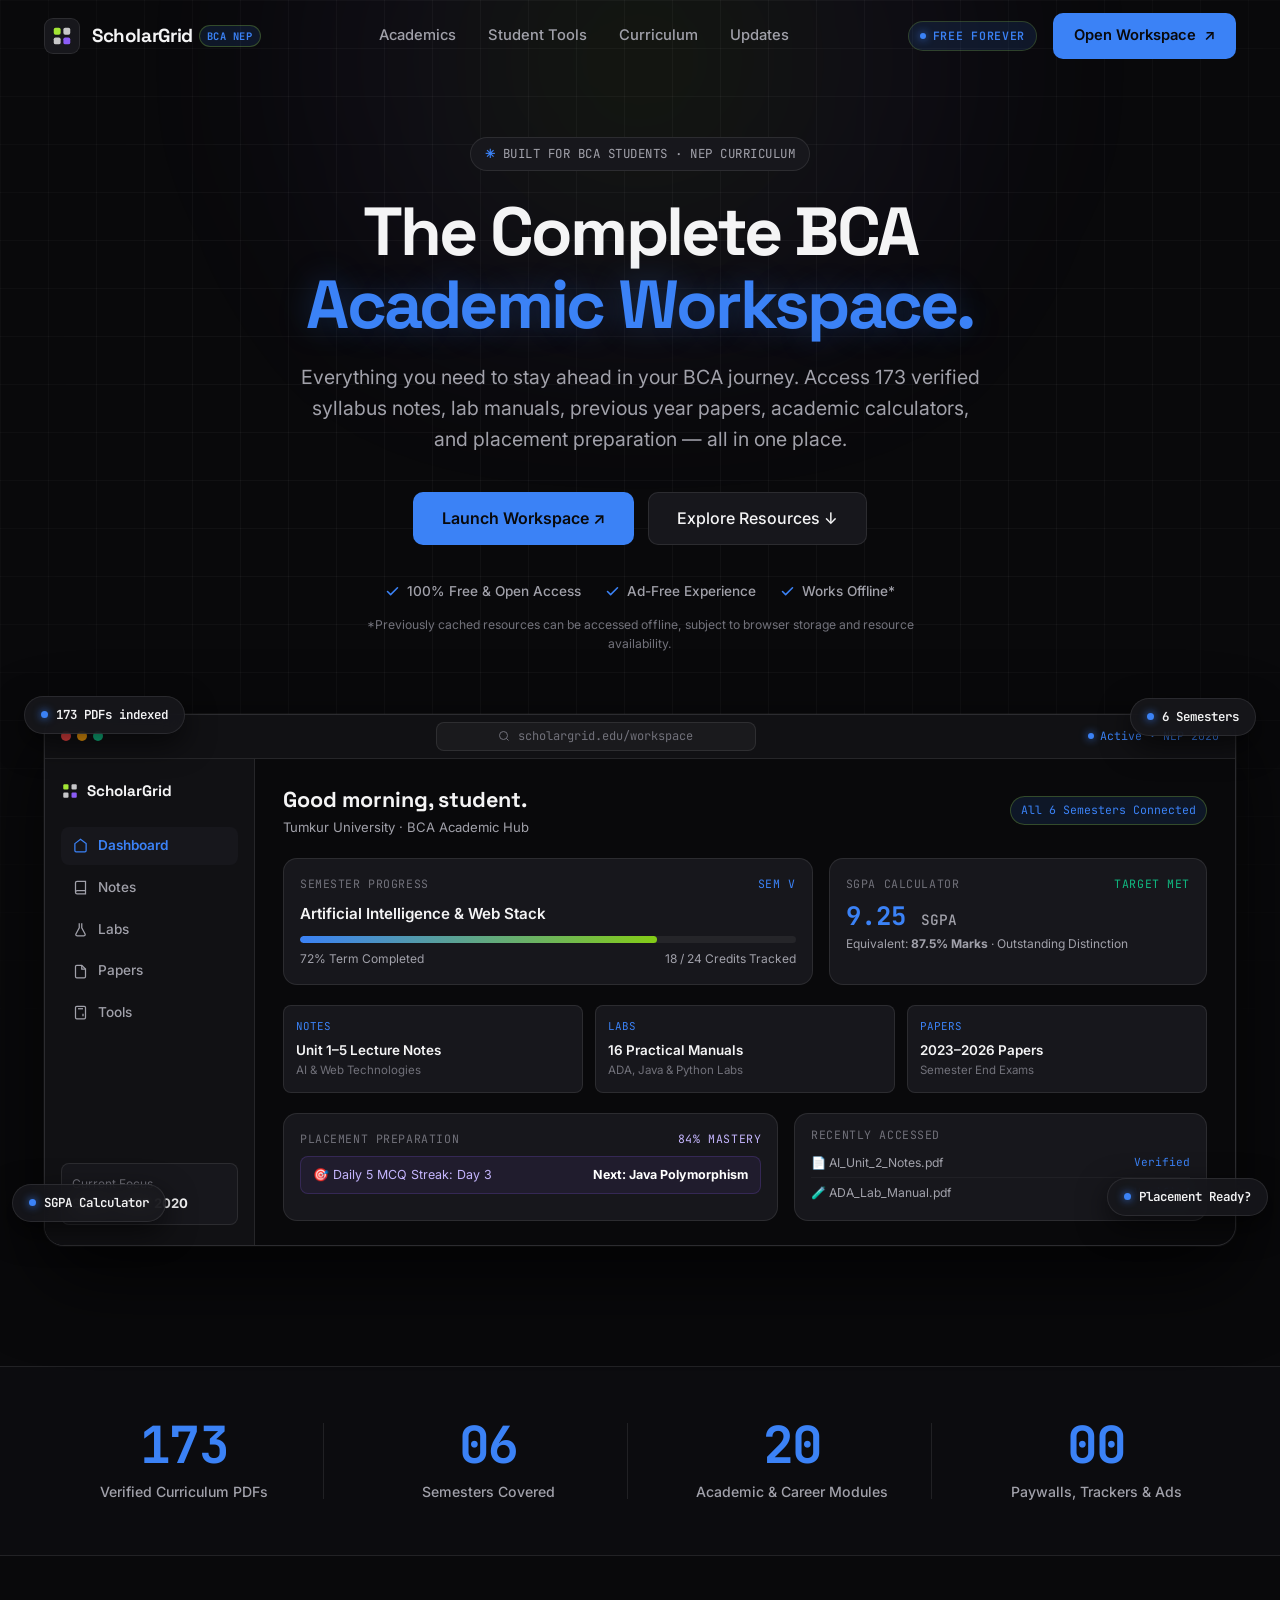
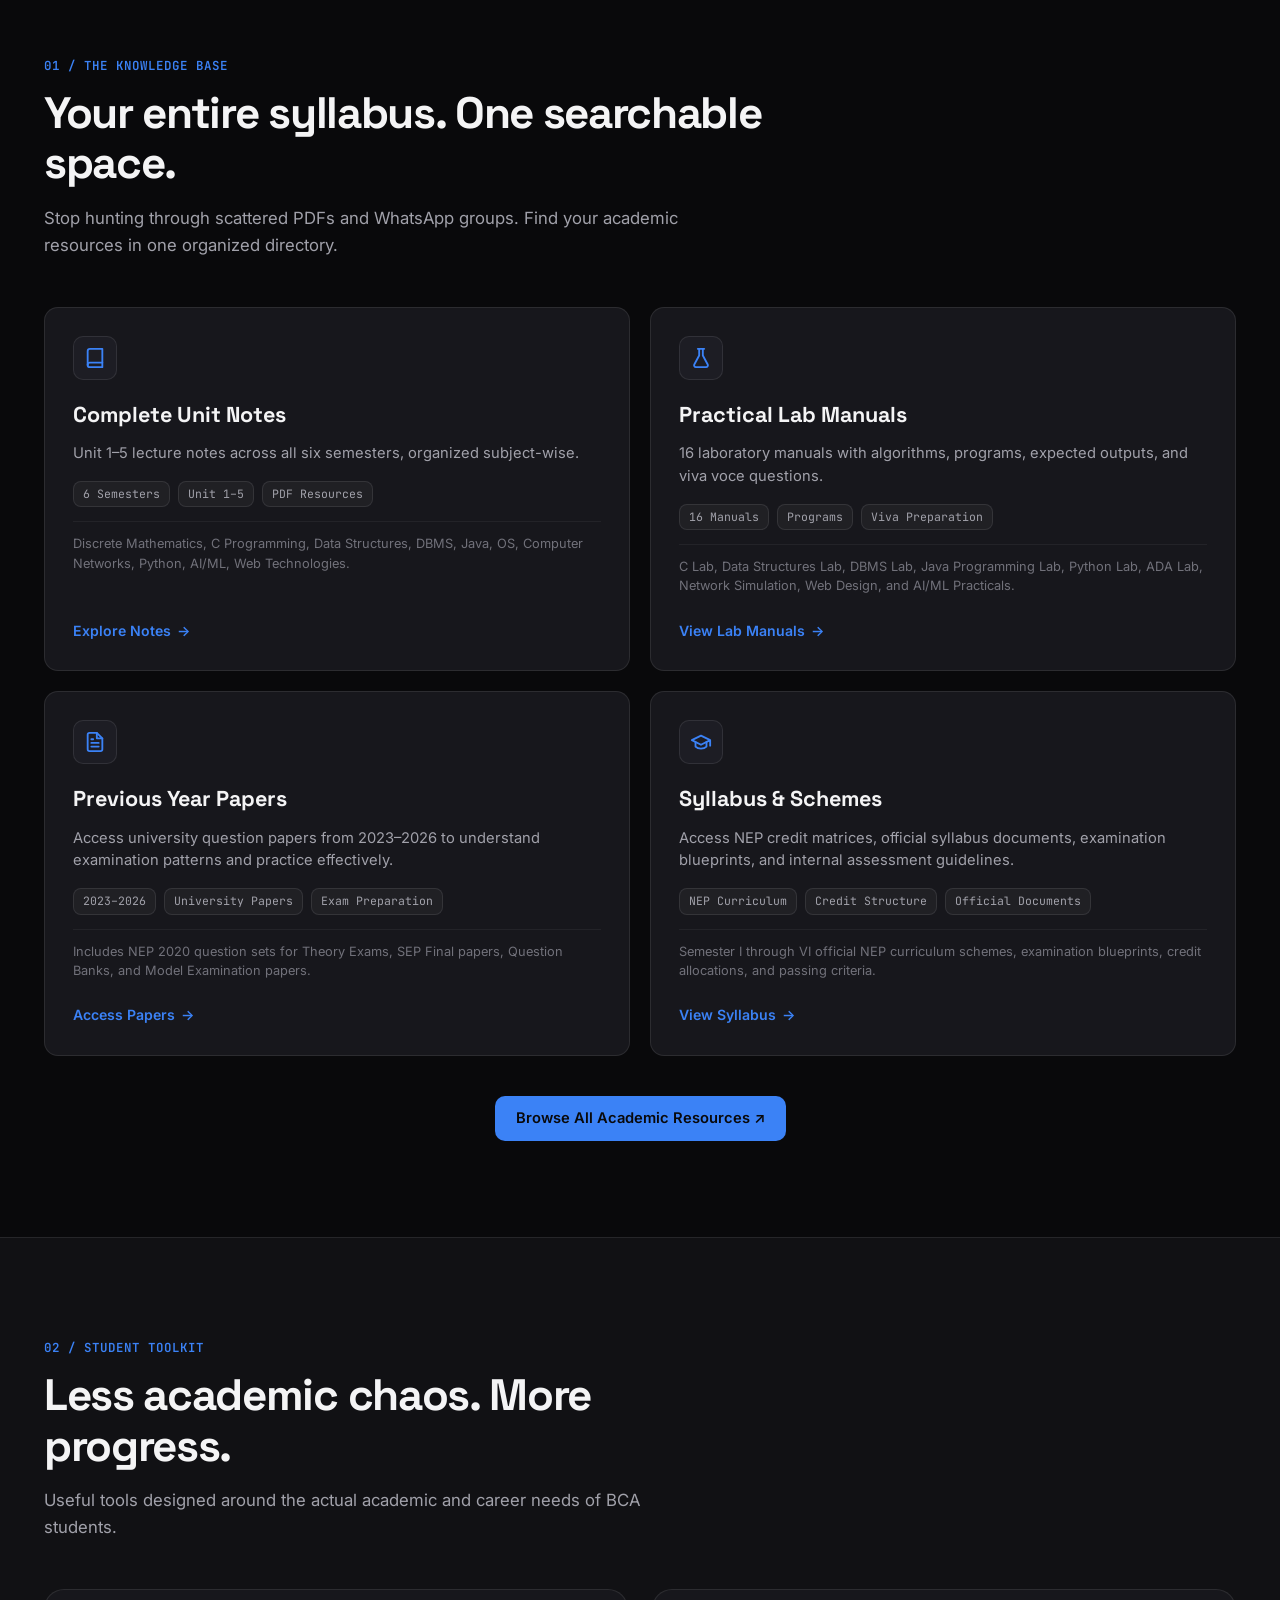
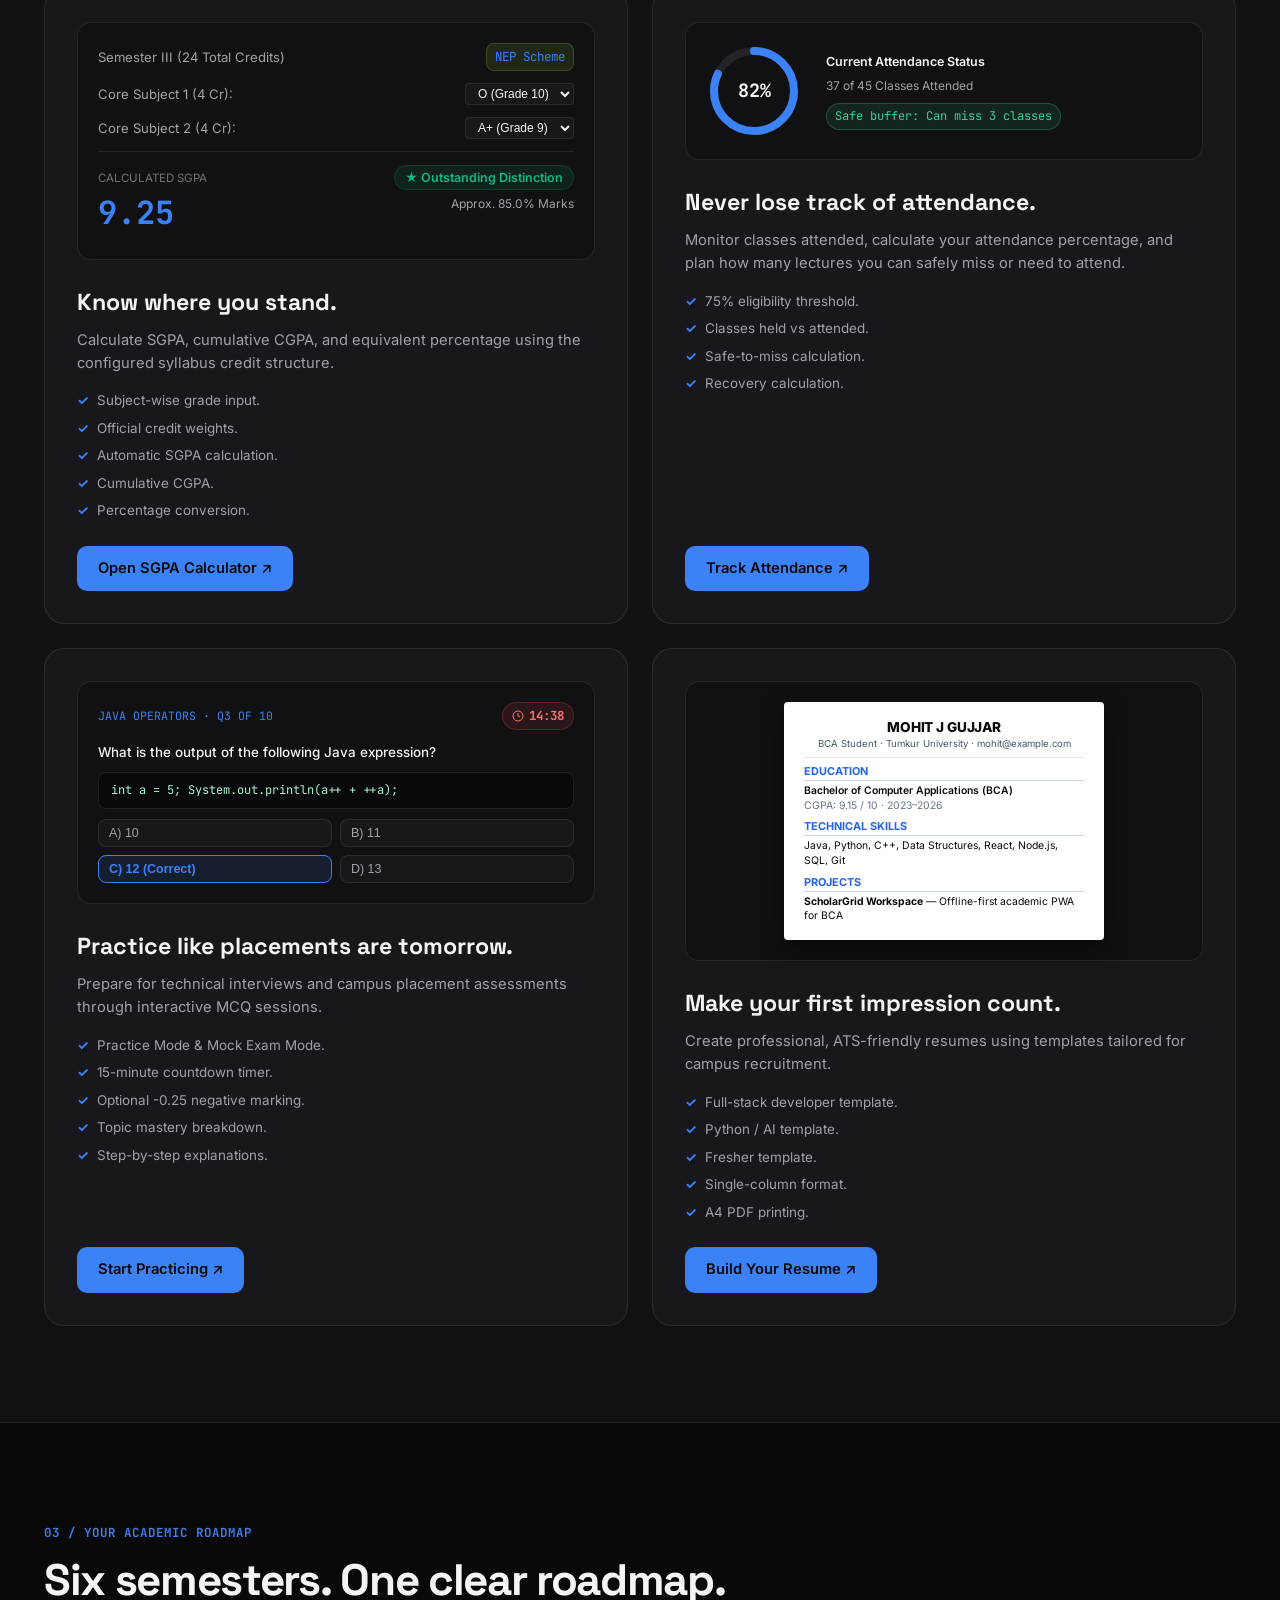
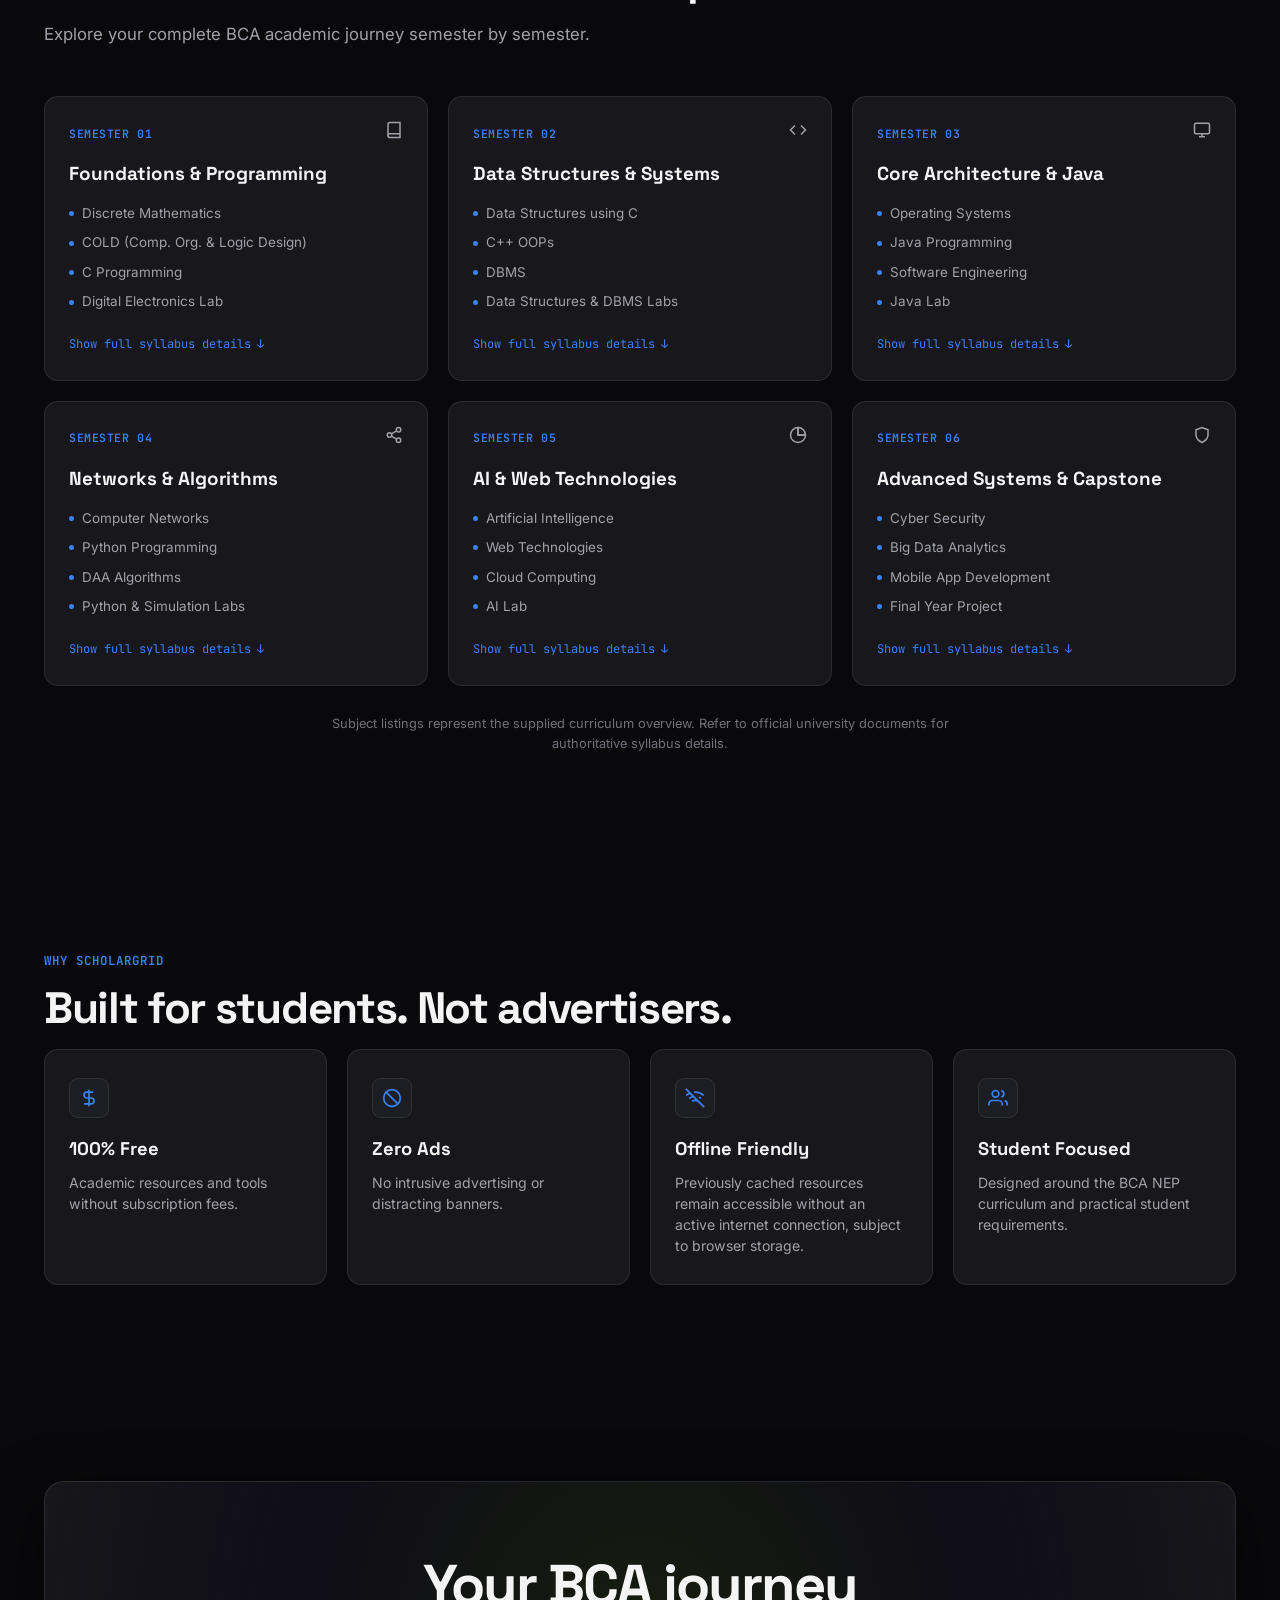
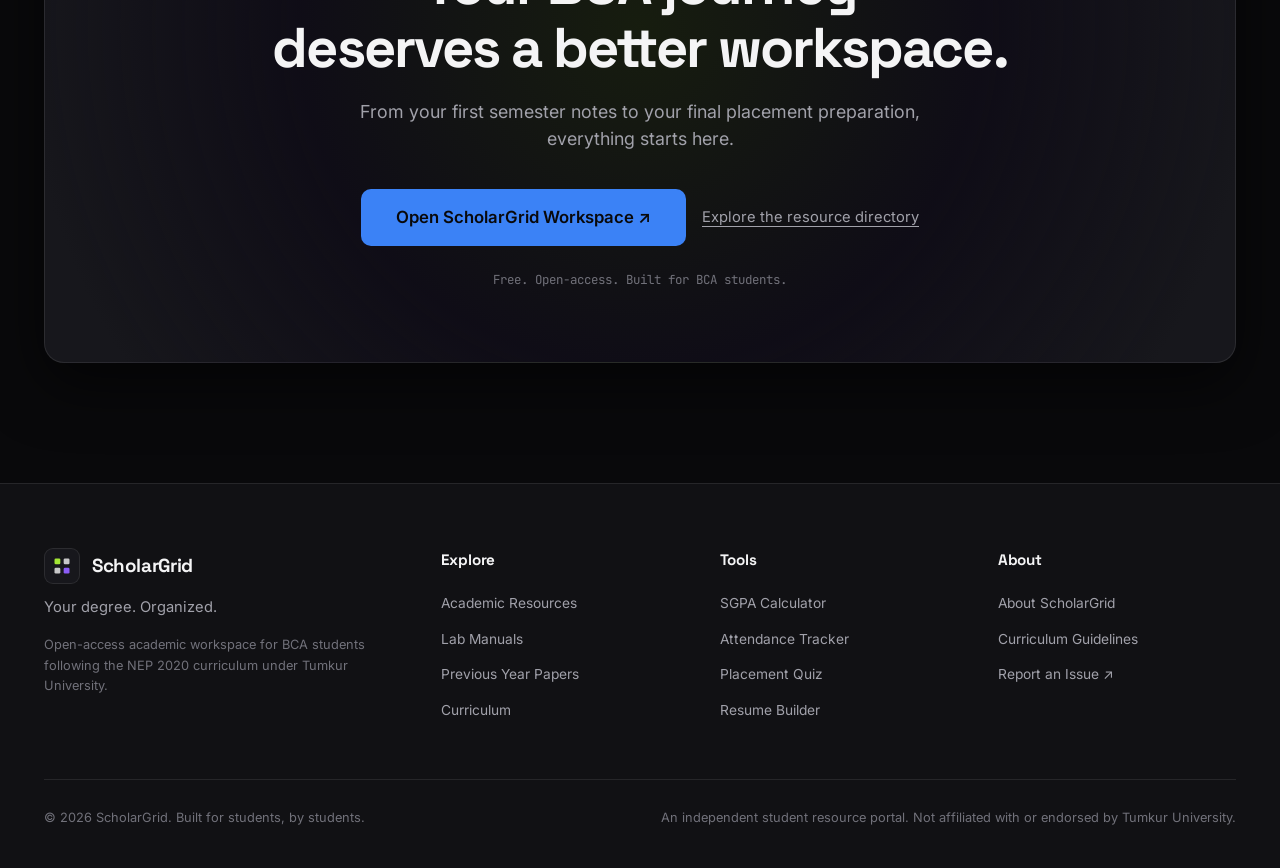
<file: landing.html>
<!DOCTYPE html>
<html lang="en">
<head>
  <meta charset="UTF-8" />
  <meta name="viewport" content="width=device-width, initial-scale=1.0" />
  <title>ScholarGrid — The Complete BCA Academic Workspace</title>
  <meta name="description" content="Your degree. Organized. 173 verified syllabus notes, practical lab manuals, previous year papers, SGPA calculators, and placement MCQs for BCA students under Tumkur University NEP curriculum." />
  <link rel="icon" type="image/jpeg" href="assets/logo.jpg" />
  <link rel="apple-touch-icon" href="assets/logo.jpg" />
  <link rel="manifest" href="manifest.json" />
  <meta name="theme-color" content="#09090B" />

  <!-- Google Fonts: Space Grotesk (Headings), Inter (Body), JetBrains Mono (Tech/Metrics) -->
  <link rel="preconnect" href="https://fonts.googleapis.com" />
  <link rel="preconnect" href="https://fonts.gstatic.com" crossorigin />
  <link href="https://fonts.googleapis.com/css2?family=Inter:wght@400;500;600;700&family=JetBrains+Mono:wght@400;500;600;700&family=Space+Grotesk:wght@500;600;700;800&display=swap" rel="stylesheet" />

  <!-- Landing Page Isolated Stylesheet -->
  <link rel="stylesheet" href="styles/landing.css" />
</head>
<body class="landing-page">

  <!-- Background Ambient Glow & Grid Pattern -->
  <div class="landing-ambient-bg" aria-hidden="true">
    <div class="ambient-glow-top"></div>
    <div class="ambient-grid-overlay"></div>
  </div>

  <!-- Sticky Modern Navigation Bar -->
  <header class="header-nav" id="mainNav">
    <div class="container">
      <div class="nav-inner">
        <!-- Logo -->
        <a href="landing.html" class="brand-link" aria-label="ScholarGrid Home">
          <div class="brand-icon">
            <!-- Custom Geometric SVG Logo -->
            <svg width="22" height="22" viewBox="0 0 24 24" fill="none" xmlns="http://www.w3.org/2000/svg">
              <rect x="3" y="3" width="7.5" height="7.5" rx="2" fill="#A3E635"/>
              <rect x="13.5" y="3" width="7.5" height="7.5" rx="2" fill="#F4F4F5" fill-opacity="0.8"/>
              <rect x="3" y="13.5" width="7.5" height="7.5" rx="2" fill="#F4F4F5" fill-opacity="0.8"/>
              <rect x="13.5" y="13.5" width="7.5" height="7.5" rx="2" fill="#8B5CF6"/>
            </svg>
          </div>
          <span class="brand-name">
            ScholarGrid
            <span class="brand-badge">BCA NEP</span>
          </span>
        </a>

        <!-- Center Links -->
        <nav class="nav-center-links" aria-label="Primary Navigation">
          <a href="#academics" class="nav-link">Academics</a>
          <a href="#tools" class="nav-link">Student Tools</a>
          <a href="#curriculum" class="nav-link">Curriculum</a>
          <a href="resource.html#exam-notifications" class="nav-link">Updates</a>
        </nav>

        <!-- Right Controls -->
        <div class="nav-right-controls">
          <div class="status-indicator" title="Open-access, no paywalls">
            <span class="status-dot" aria-hidden="true"></span>
            <span>FREE FOREVER</span>
          </div>
          <a href="index.html" class="btn-launch-primary">
            <span>Open Workspace</span>
            <span aria-hidden="true">↗</span>
          </a>
          <button type="button" class="mobile-menu-btn" id="mobileMenuBtn" aria-label="Toggle mobile menu" aria-expanded="false">
            <svg width="22" height="22" viewBox="0 0 24 24" fill="none" stroke="currentColor" stroke-width="2" stroke-linecap="round" stroke-linejoin="round"><line x1="4" y1="12" x2="20" y2="12"></line><line x1="4" y1="6" x2="20" y2="6"></line><line x1="4" y1="18" x2="20" y2="18"></line></svg>
          </button>
        </div>
      </div>
    </div>

    <!-- Mobile Navigation Drawer -->
    <div class="mobile-menu-drawer" id="mobileMenuDrawer" aria-label="Mobile Navigation">
      <a href="#academics" class="nav-link">Academics</a>
      <a href="#tools" class="nav-link">Student Tools</a>
      <a href="#curriculum" class="nav-link">Curriculum</a>
      <a href="resource.html#exam-notifications" class="nav-link">Updates</a>
      <a href="index.html" class="btn-launch-primary" style="text-align:center;justify-content:center;margin-top:8px;">
        <span>Launch Workspace ↗</span>
      </a>
    </div>
  </header>

  <main>
    <!-- ==========================================================================
         HERO SECTION
         ========================================================================== -->
    <section class="hero-section">
      <div class="container">
        <!-- Small Announcement Badge -->
        <div class="hero-announcement">
          <span class="hero-announcement-star">✳</span>
          <span>BUILT FOR BCA STUDENTS · NEP CURRICULUM</span>
        </div>

        <!-- Main Headline -->
        <h1 class="hero-headline">
          The Complete BCA<br />
          <span class="text-lime">Academic Workspace.</span>
        </h1>

        <!-- Supporting Paragraph -->
        <p class="hero-subtitle">
          Everything you need to stay ahead in your BCA journey. Access 173 verified syllabus notes, lab manuals, previous year papers, academic calculators, and placement preparation — all in one place.
        </p>

        <!-- Primary & Secondary CTAs -->
        <div class="hero-actions">
          <a href="index.html" class="btn-launch-primary">
            <span>Launch Workspace ↗</span>
          </a>
          <a href="#academics" class="btn-secondary">
            <span>Explore Resources ↓</span>
          </a>
        </div>

        <!-- Trust Indicators -->
        <div class="hero-trust-row">
          <div class="trust-item">
            <span class="trust-icon" aria-hidden="true">
              <svg width="15" height="15" viewBox="0 0 24 24" fill="none" stroke="currentColor" stroke-width="2.5" stroke-linecap="round" stroke-linejoin="round"><polyline points="20 6 9 17 4 12"/></svg>
            </span>
            <span>100% Free &amp; Open Access</span>
          </div>
          <div class="trust-item">
            <span class="trust-icon" aria-hidden="true">
              <svg width="15" height="15" viewBox="0 0 24 24" fill="none" stroke="currentColor" stroke-width="2.5" stroke-linecap="round" stroke-linejoin="round"><polyline points="20 6 9 17 4 12"/></svg>
            </span>
            <span>Ad-Free Experience</span>
          </div>
          <div class="trust-item">
            <span class="trust-icon" aria-hidden="true">
              <svg width="15" height="15" viewBox="0 0 24 24" fill="none" stroke="currentColor" stroke-width="2.5" stroke-linecap="round" stroke-linejoin="round"><polyline points="20 6 9 17 4 12"/></svg>
            </span>
            <span>Works Offline*</span>
          </div>
        </div>
        <p class="hero-footnote">
          *Previously cached resources can be accessed offline, subject to browser storage and resource availability.
        </p>

        <!-- ==========================================================================
             HERO VISUAL: Realistic Desktop Dashboard Mockup
             ========================================================================== -->
        <div class="mockup-container">
          <!-- Floating UI Chips -->
          <div class="floating-chip chip-1" aria-hidden="true">
            <span class="chip-dot"></span>
            <span>173 PDFs indexed</span>
          </div>
          <div class="floating-chip chip-2" aria-hidden="true">
            <span class="chip-dot"></span>
            <span>6 Semesters</span>
          </div>
          <div class="floating-chip chip-3" aria-hidden="true">
            <span class="chip-dot"></span>
            <span>SGPA Calculator</span>
          </div>
          <div class="floating-chip chip-4" aria-hidden="true">
            <span class="chip-dot"></span>
            <span>Placement Ready?</span>
          </div>

          <div class="mockup-frame">
            <!-- Window Chrome -->
            <div class="mockup-chrome">
              <div class="window-dots" aria-hidden="true">
                <span class="window-dot red"></span>
                <span class="window-dot yellow"></span>
                <span class="window-dot green"></span>
              </div>
              <div class="mockup-url-bar">
                <svg width="12" height="12" viewBox="0 0 24 24" fill="none" stroke="currentColor" stroke-width="2"><circle cx="11" cy="11" r="8"/><line x1="21" y1="21" x2="16.65" y2="16.65"/></svg>
                <span>scholargrid.edu/workspace</span>
              </div>
              <div class="mockup-status">
                <span class="status-dot"></span>
                <span>Active · NEP 2020</span>
              </div>
            </div>

            <!-- Realistic Dashboard App Body -->
            <div class="dashboard-app">
              <!-- Sidebar -->
              <aside class="dashboard-sidebar">
                <div>
                  <div class="sidebar-brand-mini">
                    <svg width="18" height="18" viewBox="0 0 24 24" fill="none">
                      <rect x="3" y="3" width="7" height="7" rx="1.5" fill="#A3E635"/>
                      <rect x="14" y="3" width="7" height="7" rx="1.5" fill="#F4F4F5" fill-opacity="0.8"/>
                      <rect x="3" y="14" width="7" height="7" rx="1.5" fill="#F4F4F5" fill-opacity="0.8"/>
                      <rect x="14" y="14" width="7" height="7" rx="1.5" fill="#8B5CF6"/>
                    </svg>
                    <span>ScholarGrid</span>
                  </div>

                  <nav class="sidebar-nav-items">
                    <a href="index.html" class="sidebar-nav-item active">
                      <svg width="15" height="15" viewBox="0 0 24 24" fill="none" stroke="currentColor" stroke-width="2"><path d="M3 9l9-7 9 7v11a2 2 0 0 1-2 2H5a2 2 0 0 1-2-2z"/></svg>
                      <span>Dashboard</span>
                    </a>
                    <a href="resource.html#notes" class="sidebar-nav-item">
                      <svg width="15" height="15" viewBox="0 0 24 24" fill="none" stroke="currentColor" stroke-width="2"><path d="M4 19.5A2.5 2.5 0 0 1 6.5 17H20"/><path d="M6.5 2H20v20H6.5A2.5 2.5 0 0 1 4 19.5v-15A2.5 2.5 0 0 1 6.5 2z"/></svg>
                      <span>Notes</span>
                    </a>
                    <a href="resource.html#lab-manuals" class="sidebar-nav-item">
                      <svg width="15" height="15" viewBox="0 0 24 24" fill="none" stroke="currentColor" stroke-width="2"><path d="M10 2v7.31L4.67 19.1A2 2 0 0 0 6.4 22h11.2a2 2 0 0 0 1.73-2.9L14 9.31V2"/></svg>
                      <span>Labs</span>
                    </a>
                    <a href="resource.html#previous-papers" class="sidebar-nav-item">
                      <svg width="15" height="15" viewBox="0 0 24 24" fill="none" stroke="currentColor" stroke-width="2"><path d="M14 2H6a2 2 0 0 0-2 2v16a2 2 0 0 0 2 2h12a2 2 0 0 0 2-2V8z"/><polyline points="14 2 14 8 20 8"/></svg>
                      <span>Papers</span>
                    </a>
                    <a href="resource.html#sgpa-calculator" class="sidebar-nav-item">
                      <svg width="15" height="15" viewBox="0 0 24 24" fill="none" stroke="currentColor" stroke-width="2"><rect x="4" y="2" width="16" height="20" rx="2"/><line x1="8" y1="6" x2="16" y2="6"/><line x1="16" y1="14" x2="16" y2="18"/><path d="M16 10h.01"/><path d="M12 10h.01"/><path d="M8 10h.01"/><path d="M12 14h.01"/><path d="M8 14h.01"/><path d="M12 18h.01"/><path d="M8 18h.01"/></svg>
                      <span>Tools</span>
                    </a>
                  </nav>
                </div>

                <div class="sidebar-footer-sem">
                  <span>Current Focus</span>
                  <strong>Sem V · NEP 2020</strong>
                </div>
              </aside>

              <!-- Main Dashboard Canvas -->
              <div class="dashboard-main">
                <!-- Greeting Header -->
                <div class="dash-header-row">
                  <div>
                    <h2 class="dash-greeting">Good morning, student.</h2>
                    <p class="dash-sub">Tumkur University · BCA Academic Hub</p>
                  </div>
                  <span class="dash-sem-badge">All 6 Semesters Connected</span>
                </div>

                <!-- Top Widgets Row -->
                <div class="dash-grid-top">
                  <!-- Semester Progress -->
                  <div class="dash-widget">
                    <div class="widget-label">
                      <span>Semester Progress</span>
                      <span style="color:var(--accent-lime);">Sem V</span>
                    </div>
                    <div class="widget-title">Artificial Intelligence &amp; Web Stack</div>
                    <div class="dash-progress-bar-wrap">
                      <div class="dash-progress-bar-fill"></div>
                    </div>
                    <div class="widget-stat-meta">
                      <span>72% Term Completed</span>
                      <span>18 / 24 Credits Tracked</span>
                    </div>
                  </div>

                  <!-- SGPA Calculator Preview -->
                  <div class="dash-widget">
                    <div class="widget-label">
                      <span>SGPA Calculator</span>
                      <span style="color:#10B981;">Target Met</span>
                    </div>
                    <div class="sgpa-mini-val">9.25 <span style="font-size:0.9rem;font-weight:500;color:var(--text-secondary);">SGPA</span></div>
                    <div class="sgpa-mini-meta">Equivalent: <strong>87.5% Marks</strong> · Outstanding Distinction</div>
                  </div>
                </div>

                <!-- Middle Quick Access Cards -->
                <div class="dash-middle-cards">
                  <div class="mini-quick-card">
                    <div class="mini-quick-tag">NOTES</div>
                    <div class="mini-quick-title">Unit 1–5 Lecture Notes</div>
                    <div class="mini-quick-sub">AI &amp; Web Technologies</div>
                  </div>
                  <div class="mini-quick-card">
                    <div class="mini-quick-tag">LABS</div>
                    <div class="mini-quick-title">16 Practical Manuals</div>
                    <div class="mini-quick-sub">ADA, Java &amp; Python Labs</div>
                  </div>
                  <div class="mini-quick-card">
                    <div class="mini-quick-tag">PAPERS</div>
                    <div class="mini-quick-title">2023–2026 Papers</div>
                    <div class="mini-quick-sub">Semester End Exams</div>
                  </div>
                </div>

                <!-- Bottom Row: Placement Prep & Recent Files -->
                <div class="dash-grid-bottom">
                  <!-- Placement Prep -->
                  <div class="dash-widget">
                    <div class="widget-label">
                      <span>Placement Preparation</span>
                      <span style="color:#C4B5FD;">84% Mastery</span>
                    </div>
                    <div class="placement-prep-pill">
                      <span>🎯 Daily 5 MCQ Streak: Day 3</span>
                      <strong style="color:#FFF;">Next: Java Polymorphism</strong>
                    </div>
                  </div>

                  <!-- Recently Accessed -->
                  <div class="dash-widget" style="padding:12px 16px;">
                    <div class="widget-label" style="margin-bottom:4px;">
                      <span>Recently Accessed</span>
                    </div>
                    <div class="recent-file-item">
                      <span>📄 AI_Unit_2_Notes.pdf</span>
                      <span style="color:var(--accent-lime);font-family:var(--font-mono);font-size:0.7rem;">Verified</span>
                    </div>
                    <div class="recent-file-item">
                      <span>🧪 ADA_Lab_Manual.pdf</span>
                      <span style="color:var(--accent-lime);font-family:var(--font-mono);font-size:0.7rem;">Verified</span>
                    </div>
                  </div>
                </div>
              </div>
            </div>
          </div>
        </div>
      </div>
    </section>

    <!-- ==========================================================================
         TRUST / STATISTICS SECTION (Horizontal Strip)
         ========================================================================== -->
    <section class="stats-section" aria-label="Key Statistics">
      <div class="container">
        <div class="stats-grid">
          <div class="stat-item">
            <span class="stat-number" data-counter-target="173" data-counter-pad="false">173</span>
            <span class="stat-label">Verified Curriculum PDFs</span>
          </div>
          <div class="stat-item">
            <span class="stat-number" data-counter-target="6" data-counter-pad="true">06</span>
            <span class="stat-label">Semesters Covered</span>
          </div>
          <div class="stat-item">
            <span class="stat-number" data-counter-target="20" data-counter-pad="false">20</span>
            <span class="stat-label">Academic &amp; Career Modules</span>
          </div>
          <div class="stat-item">
            <span class="stat-number" data-counter-target="0" data-counter-pad="true">00</span>
            <span class="stat-label">Paywalls, Trackers &amp; Ads</span>
          </div>
        </div>
      </div>
    </section>

    <!-- ==========================================================================
         01 / ACADEMIC RESOURCES SECTION (The Knowledge Base)
         ========================================================================== -->
    <section class="section-wrapper" id="academics">
      <div class="container">
        <span class="section-label">01 / THE KNOWLEDGE BASE</span>
        <h2 class="section-headline">Your entire syllabus. One searchable space.</h2>
        <p class="section-desc">
          Stop hunting through scattered PDFs and WhatsApp groups. Find your academic resources in one organized directory.
        </p>

        <div class="resources-grid">
          <!-- CARD 1 — UNIT NOTES -->
          <div class="resource-feature-card">
            <div class="res-card-top">
              <div class="res-icon-wrap" aria-hidden="true">
                <svg width="22" height="22" viewBox="0 0 24 24" fill="none" stroke="currentColor" stroke-width="2" stroke-linecap="round" stroke-linejoin="round">
                  <path d="M4 19.5A2.5 2.5 0 0 1 6.5 17H20"/>
                  <path d="M6.5 2H20v20H6.5A2.5 2.5 0 0 1 4 19.5v-15A2.5 2.5 0 0 1 6.5 2z"/>
                </svg>
              </div>
              <h3 class="res-title">Complete Unit Notes</h3>
              <p class="res-desc">
                Unit 1–5 lecture notes across all six semesters, organized subject-wise.
              </p>
              <div class="res-tags-row">
                <span class="res-tag">6 Semesters</span>
                <span class="res-tag">Unit 1–5</span>
                <span class="res-tag">PDF Resources</span>
              </div>
              <div class="res-subjects-list">
                Discrete Mathematics, C Programming, Data Structures, DBMS, Java, OS, Computer Networks, Python, AI/ML, Web Technologies.
              </div>
            </div>
            <a href="resource.html#notes" class="res-card-link">
              <span>Explore Notes</span>
              <span aria-hidden="true">→</span>
            </a>
          </div>

          <!-- CARD 2 — LAB MANUALS -->
          <div class="resource-feature-card">
            <div class="res-card-top">
              <div class="res-icon-wrap" aria-hidden="true">
                <svg width="22" height="22" viewBox="0 0 24 24" fill="none" stroke="currentColor" stroke-width="2" stroke-linecap="round" stroke-linejoin="round">
                  <path d="M10 2v7.31L4.67 19.1A2 2 0 0 0 6.4 22h11.2a2 2 0 0 0 1.73-2.9L14 9.31V2"/>
                  <line x1="8.5" y1="2" x2="15.5" y2="2"/>
                </svg>
              </div>
              <h3 class="res-title">Practical Lab Manuals</h3>
              <p class="res-desc">
                16 laboratory manuals with algorithms, programs, expected outputs, and viva voce questions.
              </p>
              <div class="res-tags-row">
                <span class="res-tag">16 Manuals</span>
                <span class="res-tag">Programs</span>
                <span class="res-tag">Viva Preparation</span>
              </div>
              <div class="res-subjects-list">
                C Lab, Data Structures Lab, DBMS Lab, Java Programming Lab, Python Lab, ADA Lab, Network Simulation, Web Design, and AI/ML Practicals.
              </div>
            </div>
            <a href="resource.html#lab-manuals" class="res-card-link">
              <span>View Lab Manuals</span>
              <span aria-hidden="true">→</span>
            </a>
          </div>

          <!-- CARD 3 — PREVIOUS YEAR PAPERS -->
          <div class="resource-feature-card">
            <div class="res-card-top">
              <div class="res-icon-wrap" aria-hidden="true">
                <svg width="22" height="22" viewBox="0 0 24 24" fill="none" stroke="currentColor" stroke-width="2" stroke-linecap="round" stroke-linejoin="round">
                  <path d="M14 2H6a2 2 0 0 0-2 2v16a2 2 0 0 0 2 2h12a2 2 0 0 0 2-2V8z"/>
                  <polyline points="14 2 14 8 20 8"/>
                  <line x1="16" y1="13" x2="8" y2="13"/>
                  <line x1="16" y1="17" x2="8" y2="17"/>
                  <polyline points="10 9 9 9 8 9"/>
                </svg>
              </div>
              <h3 class="res-title">Previous Year Papers</h3>
              <p class="res-desc">
                Access university question papers from 2023–2026 to understand examination patterns and practice effectively.
              </p>
              <div class="res-tags-row">
                <span class="res-tag">2023–2026</span>
                <span class="res-tag">University Papers</span>
                <span class="res-tag">Exam Preparation</span>
              </div>
              <div class="res-subjects-list">
                Includes NEP 2020 question sets for Theory Exams, SEP Final papers, Question Banks, and Model Examination papers.
              </div>
            </div>
            <a href="resource.html#previous-papers" class="res-card-link">
              <span>Access Papers</span>
              <span aria-hidden="true">→</span>
            </a>
          </div>

          <!-- CARD 4 — OFFICIAL DOCUMENTS -->
          <div class="resource-feature-card">
            <div class="res-card-top">
              <div class="res-icon-wrap" aria-hidden="true">
                <svg width="22" height="22" viewBox="0 0 24 24" fill="none" stroke="currentColor" stroke-width="2" stroke-linecap="round" stroke-linejoin="round">
                  <path d="M22 10v6M2 10l10-5 10 5-10 5z"/>
                  <path d="M6 12v5c3 3 9 3 12 0v-5"/>
                </svg>
              </div>
              <h3 class="res-title">Syllabus &amp; Schemes</h3>
              <p class="res-desc">
                Access NEP credit matrices, official syllabus documents, examination blueprints, and internal assessment guidelines.
              </p>
              <div class="res-tags-row">
                <span class="res-tag">NEP Curriculum</span>
                <span class="res-tag">Credit Structure</span>
                <span class="res-tag">Official Documents</span>
              </div>
              <div class="res-subjects-list">
                Semester I through VI official NEP curriculum schemes, examination blueprints, credit allocations, and passing criteria.
              </div>
            </div>
            <a href="resource.html#syllabus" class="res-card-link">
              <span>View Syllabus</span>
              <span aria-hidden="true">→</span>
            </a>
          </div>
        </div>

        <div class="resources-bottom-cta">
          <a href="index.html" class="btn-launch-primary">
            <span>Browse All Academic Resources ↗</span>
          </a>
        </div>
      </div>
    </section>

    <!-- ==========================================================================
         02 / STUDENT TOOLS SECTION (Student Toolkit)
         ========================================================================== -->
    <section class="section-wrapper" id="tools" style="background:var(--bg-secondary);border-top:1px solid var(--border);border-bottom:1px solid var(--border);">
      <div class="container">
        <span class="section-label">02 / STUDENT TOOLKIT</span>
        <h2 class="section-headline">Less academic chaos. More progress.</h2>
        <p class="section-desc">
          Useful tools designed around the actual academic and career needs of BCA students.
        </p>

        <div class="tools-grid-blocks">
          <!-- TOOL 1 — SGPA & CGPA CALCULATOR -->
          <div class="tool-block-card">
            <div>
              <!-- Visual: Realistic Calculator Preview -->
              <div class="tool-preview-surface">
                <div class="calc-preview-row">
                  <span>Semester III (24 Total Credits)</span>
                  <span class="calc-grade-pill">NEP Scheme</span>
                </div>
                <div class="calc-preview-row">
                  <label for="demoGrade1">Core Subject 1 (4 Cr):</label>
                  <select id="demoGrade1" style="background:var(--bg-card);color:var(--text);border:1px solid var(--border);border-radius:4px;padding:2px 8px;font-size:0.75rem;">
                    <option value="10" selected>O (Grade 10)</option>
                    <option value="9">A+ (Grade 9)</option>
                    <option value="8">A (Grade 8)</option>
                  </select>
                </div>
                <div class="calc-preview-row">
                  <label for="demoGrade2">Core Subject 2 (4 Cr):</label>
                  <select id="demoGrade2" style="background:var(--bg-card);color:var(--text);border:1px solid var(--border);border-radius:4px;padding:2px 8px;font-size:0.75rem;">
                    <option value="10">O (Grade 10)</option>
                    <option value="9" selected>A+ (Grade 9)</option>
                    <option value="8">A (Grade 8)</option>
                  </select>
                </div>
                <div class="calc-score-display">
                  <div>
                    <span style="font-size:0.72rem;color:var(--text-muted);display:block;text-transform:uppercase;">Calculated SGPA</span>
                    <span id="demoSgpaVal" class="calc-score-big">9.25</span>
                  </div>
                  <div style="text-align:right;">
                    <span class="calc-score-badge">★ Outstanding Distinction</span>
                    <span id="demoSgpaPct" style="display:block;font-size:0.75rem;color:var(--text-secondary);margin-top:4px;">Approx. 85.0% Marks</span>
                  </div>
                </div>
              </div>

              <h3 class="tool-title">Know where you stand.</h3>
              <p class="tool-desc">
                Calculate SGPA, cumulative CGPA, and equivalent percentage using the configured syllabus credit structure.
              </p>
              <ul class="tool-features-list">
                <li><span class="tool-check-bullet">✓</span> Subject-wise grade input.</li>
                <li><span class="tool-check-bullet">✓</span> Official credit weights.</li>
                <li><span class="tool-check-bullet">✓</span> Automatic SGPA calculation.</li>
                <li><span class="tool-check-bullet">✓</span> Cumulative CGPA.</li>
                <li><span class="tool-check-bullet">✓</span> Percentage conversion.</li>
              </ul>
            </div>
            <div>
              <a href="resource.html#sgpa-calculator" class="btn-launch-primary">
                <span>Open SGPA Calculator ↗</span>
              </a>
            </div>
          </div>

          <!-- TOOL 2 — ATTENDANCE TRACKER -->
          <div class="tool-block-card">
            <div>
              <!-- Visual: Circular Attendance Progress Indicator -->
              <div class="tool-preview-surface">
                <div class="att-preview-wrap">
                  <div class="att-circle-box">
                    <svg class="att-svg-circle" width="96" height="96" viewBox="0 0 96 96">
                      <circle class="att-circle-bg" cx="48" cy="48" r="40" />
                      <circle class="att-circle-fg" cx="48" cy="48" r="40" />
                    </svg>
                    <div class="att-circle-label">82%</div>
                  </div>
                  <div class="att-meta-box">
                    <span style="font-size:0.78rem;font-weight:600;color:var(--text);">Current Attendance Status</span>
                    <span style="font-size:0.75rem;color:var(--text-secondary);">37 of 45 Classes Attended</span>
                    <span class="att-status-pill">Safe buffer: Can miss 3 classes</span>
                  </div>
                </div>
              </div>

              <h3 class="tool-title">Never lose track of attendance.</h3>
              <p class="tool-desc">
                Monitor classes attended, calculate your attendance percentage, and plan how many lectures you can safely miss or need to attend.
              </p>
              <ul class="tool-features-list">
                <li><span class="tool-check-bullet">✓</span> 75% eligibility threshold.</li>
                <li><span class="tool-check-bullet">✓</span> Classes held vs attended.</li>
                <li><span class="tool-check-bullet">✓</span> Safe-to-miss calculation.</li>
                <li><span class="tool-check-bullet">✓</span> Recovery calculation.</li>
              </ul>
            </div>
            <div>
              <a href="resource.html#attendance-tracker" class="btn-launch-primary">
                <span>Track Attendance ↗</span>
              </a>
            </div>
          </div>

          <!-- TOOL 3 — PLACEMENT & TECHNICAL MCQS -->
          <div class="tool-block-card">
            <div>
              <!-- Visual: Modern Quiz Interface Preview -->
              <div class="tool-preview-surface">
                <div class="quiz-preview-header">
                  <span style="font-family:var(--font-mono);font-size:0.72rem;color:var(--accent-lime);">JAVA OPERATORS · Q3 OF 10</span>
                  <div class="quiz-timer-pill">
                    <svg width="12" height="12" viewBox="0 0 24 24" fill="none" stroke="currentColor" stroke-width="2"><circle cx="12" cy="12" r="10"/><polyline points="12 6 12 12 16 14"/></svg>
                    <span>14:38</span>
                  </div>
                </div>
                <div class="quiz-question-text">What is the output of the following Java expression?</div>
                <div class="quiz-code-snippet">int a = 5;
System.out.println(a++ + ++a);</div>
                <div class="quiz-options-grid">
                  <button type="button" class="quiz-opt-btn" data-correct="false">A) 10</button>
                  <button type="button" class="quiz-opt-btn" data-correct="false">B) 11</button>
                  <button type="button" class="quiz-opt-btn correct" data-correct="true">C) 12 (Correct)</button>
                  <button type="button" class="quiz-opt-btn" data-correct="false">D) 13</button>
                </div>
                <div id="quizPreviewFeedback" style="font-size:0.74rem;color:var(--text-secondary);margin-top:8px;display:none;"></div>
              </div>

              <h3 class="tool-title">Practice like placements are tomorrow.</h3>
              <p class="tool-desc">
                Prepare for technical interviews and campus placement assessments through interactive MCQ sessions.
              </p>
              <ul class="tool-features-list">
                <li><span class="tool-check-bullet">✓</span> Practice Mode &amp; Mock Exam Mode.</li>
                <li><span class="tool-check-bullet">✓</span> 15-minute countdown timer.</li>
                <li><span class="tool-check-bullet">✓</span> Optional -0.25 negative marking.</li>
                <li><span class="tool-check-bullet">✓</span> Topic mastery breakdown.</li>
                <li><span class="tool-check-bullet">✓</span> Step-by-step explanations.</li>
              </ul>
            </div>
            <div>
              <a href="resource.html#mcq-quiz" class="btn-launch-primary">
                <span>Start Practicing ↗</span>
              </a>
            </div>
          </div>

          <!-- TOOL 4 — ATS RESUME BUILDER -->
          <div class="tool-block-card">
            <div>
              <!-- Visual: Single Column Resume Preview -->
              <div class="tool-preview-surface">
                <div class="resume-preview-sheet" aria-hidden="true">
                  <div class="res-sheet-header">
                    <div class="res-sheet-name">MOHIT J GUJJAR</div>
                    <div style="font-size:0.6rem;color:#475569;">BCA Student · Tumkur University · mohit@example.com</div>
                  </div>
                  <div class="res-sheet-sec-title">Education</div>
                  <div style="font-weight:600;">Bachelor of Computer Applications (BCA)</div>
                  <div style="color:#64748B;">CGPA: 9.15 / 10 · 2023–2026</div>
                  <div class="res-sheet-sec-title">Technical Skills</div>
                  <div>Java, Python, C++, Data Structures, React, Node.js, SQL, Git</div>
                  <div class="res-sheet-sec-title">Projects</div>
                  <div><strong>ScholarGrid Workspace</strong> — Offline-first academic PWA for BCA</div>
                </div>
              </div>

              <h3 class="tool-title">Make your first impression count.</h3>
              <p class="tool-desc">
                Create professional, ATS-friendly resumes using templates tailored for campus recruitment.
              </p>
              <ul class="tool-features-list">
                <li><span class="tool-check-bullet">✓</span> Full-stack developer template.</li>
                <li><span class="tool-check-bullet">✓</span> Python / AI template.</li>
                <li><span class="tool-check-bullet">✓</span> Fresher template.</li>
                <li><span class="tool-check-bullet">✓</span> Single-column format.</li>
                <li><span class="tool-check-bullet">✓</span> A4 PDF printing.</li>
              </ul>
            </div>
            <div>
              <a href="resource.html#resume-builder" class="btn-launch-primary">
                <span>Build Your Resume ↗</span>
              </a>
            </div>
          </div>
        </div>
      </div>
    </section>

    <!-- ==========================================================================
         03 / CURRICULUM OVERVIEW (Your Academic Roadmap)
         ========================================================================== -->
    <section class="section-wrapper" id="curriculum">
      <div class="container">
        <span class="section-label">03 / YOUR ACADEMIC ROADMAP</span>
        <h2 class="section-headline">Six semesters. One clear roadmap.</h2>
        <p class="section-desc">
          Explore your complete BCA academic journey semester by semester.
        </p>

        <div class="curriculum-grid">
          <!-- SEMESTER I -->
          <div class="sem-card">
            <div>
              <div class="sem-card-header">
                <span class="sem-number">Semester 01</span>
                <span class="sem-icon-badge" aria-hidden="true">
                  <svg width="18" height="18" viewBox="0 0 24 24" fill="none" stroke="currentColor" stroke-width="2"><path d="M4 19.5A2.5 2.5 0 0 1 6.5 17H20"/><path d="M6.5 2H20v20H6.5A2.5 2.5 0 0 1 4 19.5v-15A2.5 2.5 0 0 1 6.5 2z"/></svg>
                </span>
              </div>
              <h3 class="sem-title">Foundations &amp; Programming</h3>
              <ul class="sem-subject-list">
                <li class="sem-subject-item"><span class="sem-dot"></span> Discrete Mathematics</li>
                <li class="sem-subject-item"><span class="sem-dot"></span> COLD (Comp. Org. &amp; Logic Design)</li>
                <li class="sem-subject-item"><span class="sem-dot"></span> C Programming</li>
                <li class="sem-subject-item"><span class="sem-dot"></span> Digital Electronics Lab</li>
              </ul>
            </div>
            <div>
              <div class="sem-details-drawer">
                <div style="font-size:0.78rem;color:var(--text-secondary);line-height:1.5;">
                  <strong>Additional Courses:</strong> Kannada Kuruhu / Generic English, Constitutional Values I, Principles of Programming Languages (PPL).<br />
                  <a href="index.html" style="color:var(--accent-lime);text-decoration:none;display:inline-block;margin-top:6px;">Open Sem I Materials →</a>
                </div>
              </div>
              <button type="button" class="sem-toggle-btn" aria-expanded="false">
                <span class="toggle-text">Show full syllabus details</span>
                <span aria-hidden="true">↓</span>
              </button>
            </div>
          </div>

          <!-- SEMESTER II -->
          <div class="sem-card">
            <div>
              <div class="sem-card-header">
                <span class="sem-number">Semester 02</span>
                <span class="sem-icon-badge" aria-hidden="true">
                  <svg width="18" height="18" viewBox="0 0 24 24" fill="none" stroke="currentColor" stroke-width="2"><polyline points="16 18 22 12 16 6"/><polyline points="8 6 2 12 8 18"/></svg>
                </span>
              </div>
              <h3 class="sem-title">Data Structures &amp; Systems</h3>
              <ul class="sem-subject-list">
                <li class="sem-subject-item"><span class="sem-dot"></span> Data Structures using C</li>
                <li class="sem-subject-item"><span class="sem-dot"></span> C++ OOPs</li>
                <li class="sem-subject-item"><span class="sem-dot"></span> DBMS</li>
                <li class="sem-subject-item"><span class="sem-dot"></span> Data Structures &amp; DBMS Labs</li>
              </ul>
            </div>
            <div>
              <div class="sem-details-drawer">
                <div style="font-size:0.78rem;color:var(--text-secondary);line-height:1.5;">
                  <strong>Additional Courses:</strong> Environmental Studies (EVS), Language II, Discrete Mathematics II, Constitutional Values II.<br />
                  <a href="index.html" style="color:var(--accent-lime);text-decoration:none;display:inline-block;margin-top:6px;">Open Sem II Materials →</a>
                </div>
              </div>
              <button type="button" class="sem-toggle-btn" aria-expanded="false">
                <span class="toggle-text">Show full syllabus details</span>
                <span aria-hidden="true">↓</span>
              </button>
            </div>
          </div>

          <!-- SEMESTER III -->
          <div class="sem-card">
            <div>
              <div class="sem-card-header">
                <span class="sem-number">Semester 03</span>
                <span class="sem-icon-badge" aria-hidden="true">
                  <svg width="18" height="18" viewBox="0 0 24 24" fill="none" stroke="currentColor" stroke-width="2"><rect x="2" y="3" width="20" height="14" rx="2" ry="2"/><line x1="8" y1="21" x2="16" y2="21"/><line x1="12" y1="17" x2="12" y2="21"/></svg>
                </span>
              </div>
              <h3 class="sem-title">Core Architecture &amp; Java</h3>
              <ul class="sem-subject-list">
                <li class="sem-subject-item"><span class="sem-dot"></span> Operating Systems</li>
                <li class="sem-subject-item"><span class="sem-dot"></span> Java Programming</li>
                <li class="sem-subject-item"><span class="sem-dot"></span> Software Engineering</li>
                <li class="sem-subject-item"><span class="sem-dot"></span> Java Lab</li>
              </ul>
            </div>
            <div>
              <div class="sem-details-drawer">
                <div style="font-size:0.78rem;color:var(--text-secondary);line-height:1.5;">
                  <strong>Additional Courses:</strong> Computer Architecture (CA), Language III, Unix &amp; Shell Scripting, Database Applications.<br />
                  <a href="index.html" style="color:var(--accent-lime);text-decoration:none;display:inline-block;margin-top:6px;">Open Sem III Materials →</a>
                </div>
              </div>
              <button type="button" class="sem-toggle-btn" aria-expanded="false">
                <span class="toggle-text">Show full syllabus details</span>
                <span aria-hidden="true">↓</span>
              </button>
            </div>
          </div>

          <!-- SEMESTER IV -->
          <div class="sem-card">
            <div>
              <div class="sem-card-header">
                <span class="sem-number">Semester 04</span>
                <span class="sem-icon-badge" aria-hidden="true">
                  <svg width="18" height="18" viewBox="0 0 24 24" fill="none" stroke="currentColor" stroke-width="2"><circle cx="18" cy="5" r="3"/><circle cx="6" cy="12" r="3"/><circle cx="18" cy="19" r="3"/><line x1="8.59" y1="13.51" x2="15.42" y2="17.49"/><line x1="15.41" y1="6.51" x2="8.59" y2="10.49"/></svg>
                </span>
              </div>
              <h3 class="sem-title">Networks &amp; Algorithms</h3>
              <ul class="sem-subject-list">
                <li class="sem-subject-item"><span class="sem-dot"></span> Computer Networks</li>
                <li class="sem-subject-item"><span class="sem-dot"></span> Python Programming</li>
                <li class="sem-subject-item"><span class="sem-dot"></span> DAA Algorithms</li>
                <li class="sem-subject-item"><span class="sem-dot"></span> Python &amp; Simulation Labs</li>
              </ul>
            </div>
            <div>
              <div class="sem-details-drawer">
                <div style="font-size:0.78rem;color:var(--text-secondary);line-height:1.5;">
                  <strong>Additional Courses:</strong> Internet of Things (IoT), Frontiers of Thought, Web Design Basics, Network Simulation Lab.<br />
                  <a href="index.html" style="color:var(--accent-lime);text-decoration:none;display:inline-block;margin-top:6px;">Open Sem IV Materials →</a>
                </div>
              </div>
              <button type="button" class="sem-toggle-btn" aria-expanded="false">
                <span class="toggle-text">Show full syllabus details</span>
                <span aria-hidden="true">↓</span>
              </button>
            </div>
          </div>

          <!-- SEMESTER V -->
          <div class="sem-card">
            <div>
              <div class="sem-card-header">
                <span class="sem-number">Semester 05</span>
                <span class="sem-icon-badge" aria-hidden="true">
                  <svg width="18" height="18" viewBox="0 0 24 24" fill="none" stroke="currentColor" stroke-width="2"><path d="M12 2a10 10 0 1 0 10 10H12V2z"/><path d="M12 2a10 10 0 0 1 10 10h-10V2z"/></svg>
                </span>
              </div>
              <h3 class="sem-title">AI &amp; Web Technologies</h3>
              <ul class="sem-subject-list">
                <li class="sem-subject-item"><span class="sem-dot"></span> Artificial Intelligence</li>
                <li class="sem-subject-item"><span class="sem-dot"></span> Web Technologies</li>
                <li class="sem-subject-item"><span class="sem-dot"></span> Cloud Computing</li>
                <li class="sem-subject-item"><span class="sem-dot"></span> AI Lab</li>
              </ul>
            </div>
            <div>
              <div class="sem-details-drawer">
                <div style="font-size:0.78rem;color:var(--text-secondary);line-height:1.5;">
                  <strong>Additional Courses:</strong> C# &amp; .NET Programming, Cryptography &amp; Network Security (CNS), Data Warehousing &amp; Data Mining.<br />
                  <a href="index.html" style="color:var(--accent-lime);text-decoration:none;display:inline-block;margin-top:6px;">Open Sem V Materials →</a>
                </div>
              </div>
              <button type="button" class="sem-toggle-btn" aria-expanded="false">
                <span class="toggle-text">Show full syllabus details</span>
                <span aria-hidden="true">↓</span>
              </button>
            </div>
          </div>

          <!-- SEMESTER VI -->
          <div class="sem-card">
            <div>
              <div class="sem-card-header">
                <span class="sem-number">Semester 06</span>
                <span class="sem-icon-badge" aria-hidden="true">
                  <svg width="18" height="18" viewBox="0 0 24 24" fill="none" stroke="currentColor" stroke-width="2"><path d="M12 22s8-4 8-10V5l-8-3-8 3v7c0 6 8 10 8 10z"/></svg>
                </span>
              </div>
              <h3 class="sem-title">Advanced Systems &amp; Capstone</h3>
              <ul class="sem-subject-list">
                <li class="sem-subject-item"><span class="sem-dot"></span> Cyber Security</li>
                <li class="sem-subject-item"><span class="sem-dot"></span> Big Data Analytics</li>
                <li class="sem-subject-item"><span class="sem-dot"></span> Mobile App Development</li>
                <li class="sem-subject-item"><span class="sem-dot"></span> Final Year Project</li>
              </ul>
            </div>
            <div>
              <div class="sem-details-drawer">
                <div style="font-size:0.78rem;color:var(--text-secondary);line-height:1.5;">
                  <strong>Additional Courses:</strong> NEP 2020 Sem VI Internship, Capstone Viva Voce, Final Year Project Documentation &amp; Presentation.<br />
                  <a href="index.html" style="color:var(--accent-lime);text-decoration:none;display:inline-block;margin-top:6px;">Open Sem VI Materials →</a>
                </div>
              </div>
              <button type="button" class="sem-toggle-btn" aria-expanded="false">
                <span class="toggle-text">Show full syllabus details</span>
                <span aria-hidden="true">↓</span>
              </button>
            </div>
          </div>
        </div>

        <p class="curriculum-disclaimer">
          Subject listings represent the supplied curriculum overview. Refer to official university documents for authoritative syllabus details.
        </p>
      </div>
    </section>

    <!-- ==========================================================================
         04 / WHY SCHOLARGRID? (Benefits Section)
         ========================================================================== -->
    <section class="section-wrapper" id="why-scholargrid">
      <div class="container">
        <span class="section-label">WHY SCHOLARGRID</span>
        <h2 class="section-headline">Built for students. Not advertisers.</h2>

        <div class="why-grid">
          <div class="why-card">
            <div class="why-icon" aria-hidden="true">
              <svg width="20" height="20" viewBox="0 0 24 24" fill="none" stroke="currentColor" stroke-width="2"><path d="M12 2v20M17 5H9.5a3.5 3.5 0 0 0 0 7h5a3.5 3.5 0 0 1 0 7H6"/></svg>
            </div>
            <h3 class="why-title">100% Free</h3>
            <p class="why-desc">Academic resources and tools without subscription fees.</p>
          </div>

          <div class="why-card">
            <div class="why-icon" aria-hidden="true">
              <svg width="20" height="20" viewBox="0 0 24 24" fill="none" stroke="currentColor" stroke-width="2"><circle cx="12" cy="12" r="10"/><line x1="4.93" y1="4.93" x2="19.07" y2="19.07"/></svg>
            </div>
            <h3 class="why-title">Zero Ads</h3>
            <p class="why-desc">No intrusive advertising or distracting banners.</p>
          </div>

          <div class="why-card">
            <div class="why-icon" aria-hidden="true">
              <svg width="20" height="20" viewBox="0 0 24 24" fill="none" stroke="currentColor" stroke-width="2"><line x1="1" y1="1" x2="23" y2="23"/><path d="M16.72 11.06A10.94 10.94 0 0 1 19 12.55"/><path d="M5 12.55a10.94 10.94 0 0 1 5.17-2.39"/><path d="M10.71 5.05A16 16 0 0 1 22.58 9"/><path d="M1.42 9a15.91 15.91 0 0 1 4.7-2.88"/><path d="M8.53 16.11a6 6 0 0 1 6.95 0"/><line x1="12" y1="20" x2="12.01" y2="20"/></svg>
            </div>
            <h3 class="why-title">Offline Friendly</h3>
            <p class="why-desc">Previously cached resources remain accessible without an active internet connection, subject to browser storage.</p>
          </div>

          <div class="why-card">
            <div class="why-icon" aria-hidden="true">
              <svg width="20" height="20" viewBox="0 0 24 24" fill="none" stroke="currentColor" stroke-width="2"><path d="M17 21v-2a4 4 0 0 0-4-4H5a4 4 0 0 0-4 4v2"/><circle cx="9" cy="7" r="4"/><path d="M23 21v-2a4 4 0 0 0-3-3.87"/><path d="M16 3.13a4 4 0 0 1 0 7.75"/></svg>
            </div>
            <h3 class="why-title">Student Focused</h3>
            <p class="why-desc">Designed around the BCA NEP curriculum and practical student requirements.</p>
          </div>
        </div>
      </div>
    </section>

    <!-- ==========================================================================
         10 / FINAL CTA SECTION
         ========================================================================== -->
    <section class="final-cta-section">
      <div class="container">
        <div class="final-cta-card">
          <h2 class="final-cta-headline">
            Your BCA journey<br />
            deserves a better workspace.
          </h2>
          <p class="final-cta-sub">
            From your first semester notes to your final placement preparation, everything starts here.
          </p>

          <div class="final-cta-buttons">
            <a href="index.html" class="btn-launch-primary">
              <span>Open ScholarGrid Workspace ↗</span>
            </a>
            <a href="index.html#resources" class="link-subtle-explore">
              Explore the resource directory
            </a>
          </div>

          <p class="final-cta-note">
            Free. Open-access. Built for BCA students.
          </p>
        </div>
      </div>
    </section>
  </main>

  <!-- ==========================================================================
       11 / MODERN MULTI-COLUMN FOOTER
       ========================================================================== -->
  <footer class="landing-footer">
    <div class="container">
      <div class="footer-top-grid">
        <!-- Brand Info -->
        <div class="footer-brand-col">
          <a href="landing.html" class="brand-link">
            <div class="brand-icon">
              <svg width="20" height="20" viewBox="0 0 24 24" fill="none">
                <rect x="3" y="3" width="7" height="7" rx="1.5" fill="#A3E635"/>
                <rect x="14" y="3" width="7" height="7" rx="1.5" fill="#F4F4F5" fill-opacity="0.8"/>
                <rect x="3" y="14" width="7" height="7" rx="1.5" fill="#F4F4F5" fill-opacity="0.8"/>
                <rect x="14" y="14" width="7" height="7" rx="1.5" fill="#8B5CF6"/>
              </svg>
            </div>
            <span class="brand-name">ScholarGrid</span>
          </a>
          <p class="footer-tagline">Your degree. Organized.</p>
          <p style="font-size:0.8rem;color:var(--text-muted);margin-top:4px;">
            Open-access academic workspace for BCA students following the NEP 2020 curriculum under Tumkur University.
          </p>
        </div>

        <!-- Column 1: Explore -->
        <div>
          <h4 class="footer-col-title">Explore</h4>
          <ul class="footer-links-list">
            <li class="footer-link-item"><a href="index.html#notes">Academic Resources</a></li>
            <li class="footer-link-item"><a href="resource.html#lab-manuals">Lab Manuals</a></li>
            <li class="footer-link-item"><a href="resource.html#previous-papers">Previous Year Papers</a></li>
            <li class="footer-link-item"><a href="#curriculum">Curriculum</a></li>
          </ul>
        </div>

        <!-- Column 2: Tools -->
        <div>
          <h4 class="footer-col-title">Tools</h4>
          <ul class="footer-links-list">
            <li class="footer-link-item"><a href="resource.html#sgpa-calculator">SGPA Calculator</a></li>
            <li class="footer-link-item"><a href="resource.html#attendance-tracker">Attendance Tracker</a></li>
            <li class="footer-link-item"><a href="resource.html#mcq-quiz">Placement Quiz</a></li>
            <li class="footer-link-item"><a href="resource.html#resume-builder">Resume Builder</a></li>
          </ul>
        </div>

        <!-- Column 3: About -->
        <div>
          <h4 class="footer-col-title">About</h4>
          <ul class="footer-links-list">
            <li class="footer-link-item"><a href="#why-scholargrid">About ScholarGrid</a></li>
            <li class="footer-link-item"><a href="resource.html#nep-guidelines">Curriculum Guidelines</a></li>
            <li class="footer-link-item"><a href="https://github.com/Mohitgujjar07/ScholarGrid" target="_blank" rel="noopener">Report an Issue ↗</a></li>
          </ul>
        </div>
      </div>

      <!-- Footer Bottom Bar -->
      <div class="footer-bottom-bar">
        <span>© 2026 ScholarGrid. Built for students, by students.</span>
        <span class="footer-disclaimer-text">
          An independent student resource portal. Not affiliated with or endorsed by Tumkur University.
        </span>
      </div>
    </div>
  </footer>

  <!-- Landing Page Script -->
  <script src="scripts/landing.js"></script>
</body>
</html>
</file>
<file: styles/landing.css>
/* ==========================================================================
   ScholarGrid — Premium BCA Academic Workspace Landing Page Stylesheet
   Aesthetic: Linear.app + Vercel + Notion + Raycast (Modern Dark SaaS)
   ========================================================================== */

:root {
  /* Color Palette */
  --bg: #09090B;
  --bg-secondary: #111114;
  --bg-card: #17171C;
  --bg-elevated: #1D1D24;
  --bg-hover: #22222B;
  
  --text: #F4F4F5;
  --text-secondary: #A1A1AA;
  --text-muted: #71717A;
  
  --accent-lime: #3b82f6;
  --accent-lime-hover: #60a5fa;
  --accent-lime-glow: rgba(59, 130, 246, 0.28);
  --accent-lime-subtle: rgba(59, 130, 246, 0.12);
  
  --accent-violet: #3b82f6;
  --accent-violet-glow: rgba(59, 130, 246, 0.28);
  --accent-violet-subtle: rgba(59, 130, 246, 0.12);

  --border: rgba(255, 255, 255, 0.09);
  --border-hover: rgba(255, 255, 255, 0.18);
  --border-lime: rgba(59, 130, 246, 0.45);
  
  /* Radii */
  --radius-sm: 8px;
  --radius-btn: 10px;
  --radius-card: 14px;
  --radius-panel: 20px;
  --radius-full: 9999px;
  
  /* Typography */
  --font-display: 'Space Grotesk', -apple-system, BlinkMacSystemFont, 'Segoe UI', Roboto, sans-serif;
  --font-body: 'Inter', -apple-system, BlinkMacSystemFont, 'Segoe UI', Roboto, sans-serif;
  --font-mono: 'JetBrains Mono', 'Fira Code', monospace;
  
  /* Transitions */
  --transition-fast: 0.18s cubic-bezier(0.16, 1, 0.3, 1);
  --transition-smooth: 0.3s cubic-bezier(0.16, 1, 0.3, 1);
}

/* Base Reset & Document Setup */
*, *::before, *::after {
  box-sizing: border-box;
  margin: 0;
  padding: 0;
}

html {
  scroll-behavior: smooth;
  font-size: 16px;
  color-scheme: dark;
}

body.landing-page {
  background-color: var(--bg);
  color: var(--text);
  font-family: var(--font-body);
  line-height: 1.6;
  -webkit-font-smoothing: antialiased;
  -moz-osx-font-smoothing: grayscale;
  overflow-x: hidden;
  position: relative;
  min-height: 100vh;
}

/* Background Ambient Lighting & Grid Mesh */
.landing-ambient-bg {
  position: absolute;
  top: 0;
  left: 0;
  right: 0;
  height: 1400px;
  pointer-events: none;
  overflow: hidden;
  z-index: 0;
}

.ambient-glow-top {
  position: absolute;
  top: -240px;
  left: 50%;
  transform: translateX(-50%);
  width: 900px;
  height: 600px;
  background: radial-gradient(circle, rgba(163, 230, 53, 0.08) 0%, rgba(139, 92, 246, 0.05) 50%, transparent 75%);
  filter: blur(80px);
}

.ambient-grid-overlay {
  position: absolute;
  top: 0;
  left: 0;
  right: 0;
  bottom: 0;
  background-image: 
    linear-gradient(to right, rgba(255, 255, 255, 0.035) 1px, transparent 1px),
    linear-gradient(to bottom, rgba(255, 255, 255, 0.035) 1px, transparent 1px);
  background-size: 48px 48px;
  mask-image: radial-gradient(ellipse 90% 65% at 50% 25%, black 40%, transparent 100%);
  -webkit-mask-image: radial-gradient(ellipse 90% 65% at 50% 25%, black 40%, transparent 100%);
}

/* Layout Container */
.container {
  width: 100%;
  max-width: 1240px;
  margin: 0 auto;
  padding: 0 24px;
  position: relative;
  z-index: 2;
}

/* ==========================================================================
   Header & Sticky Navigation Bar
   ========================================================================== */
.header-nav {
  position: sticky;
  top: 0;
  z-index: 100;
  transition: background-color var(--transition-smooth), border-color var(--transition-smooth), backdrop-filter var(--transition-smooth);
  border-bottom: 1px solid transparent;
  width: 100%;
}

.header-nav.scrolled {
  background-color: rgba(9, 9, 11, 0.82);
  backdrop-filter: blur(18px);
  -webkit-backdrop-filter: blur(18px);
  border-bottom: 1px solid var(--border);
}

.nav-inner {
  display: flex;
  align-items: center;
  justify-content: space-between;
  height: 72px;
}

/* Logo */
.brand-link {
  display: flex;
  align-items: center;
  gap: 12px;
  text-decoration: none;
  color: var(--text);
}

.brand-icon {
  width: 36px;
  height: 36px;
  display: flex;
  align-items: center;
  justify-content: center;
  background: var(--bg-card);
  border: 1px solid var(--border);
  border-radius: 9px;
  transition: border-color var(--transition-fast), transform var(--transition-fast);
}

.brand-link:hover .brand-icon {
  border-color: var(--accent-lime);
  transform: translateY(-1px);
}

.brand-name {
  font-family: var(--font-display);
  font-size: 1.18rem;
  font-weight: 700;
  letter-spacing: -0.02em;
  display: flex;
  align-items: center;
  gap: 6px;
}

.brand-badge {
  font-family: var(--font-mono);
  font-size: 0.65rem;
  text-transform: uppercase;
  letter-spacing: 0.05em;
  padding: 2px 7px;
  border-radius: var(--radius-full);
  background: var(--accent-lime-subtle);
  color: var(--accent-lime);
  border: 1px solid rgba(163, 230, 53, 0.25);
}

/* Center Nav Links */
.nav-center-links {
  display: flex;
  align-items: center;
  gap: 32px;
}

.nav-link {
  color: var(--text-secondary);
  text-decoration: none;
  font-size: 0.92rem;
  font-weight: 500;
  transition: color var(--transition-fast);
  position: relative;
  padding: 4px 0;
}

.nav-link:hover {
  color: var(--text);
}

.nav-link:hover::after {
  content: '';
  position: absolute;
  bottom: -2px;
  left: 0;
  right: 0;
  height: 2px;
  background: var(--accent-lime);
  border-radius: 2px;
}

/* Right Nav Controls */
.nav-right-controls {
  display: flex;
  align-items: center;
  gap: 16px;
}

.status-indicator {
  display: flex;
  align-items: center;
  gap: 7px;
  font-family: var(--font-mono);
  font-size: 0.72rem;
  font-weight: 600;
  letter-spacing: 0.06em;
  color: var(--accent-lime);
  background: var(--accent-lime-subtle);
  padding: 5px 11px;
  border-radius: var(--radius-full);
  border: 1px solid rgba(163, 230, 53, 0.2);
}

.status-dot {
  width: 6px;
  height: 6px;
  background-color: var(--accent-lime);
  border-radius: 50%;
  box-shadow: 0 0 8px var(--accent-lime);
  animation: pulse-dot 2s infinite ease-in-out;
}

@keyframes pulse-dot {
  0%, 100% { opacity: 1; transform: scale(1); }
  50% { opacity: 0.4; transform: scale(0.85); }
}

/* Primary Launch Buttons */
.btn-launch-primary {
  display: inline-flex;
  align-items: center;
  justify-content: center;
  gap: 8px;
  background-color: var(--accent-lime);
  color: #09090B;
  font-family: var(--font-body);
  font-size: 0.92rem;
  font-weight: 600;
  text-decoration: none;
  padding: 10px 20px;
  border-radius: var(--radius-btn);
  border: 1px solid transparent;
  transition: background-color var(--transition-fast), transform var(--transition-fast), box-shadow var(--transition-fast);
  cursor: pointer;
  white-space: nowrap;
}

.btn-launch-primary:hover {
  background-color: var(--accent-lime-hover);
  transform: translateY(-1px);
  box-shadow: 0 4px 20px var(--accent-lime-glow);
}

.btn-launch-primary:active {
  transform: translateY(0);
}

.btn-secondary {
  display: inline-flex;
  align-items: center;
  justify-content: center;
  gap: 8px;
  background-color: var(--bg-card);
  color: var(--text);
  font-family: var(--font-body);
  font-size: 0.92rem;
  font-weight: 500;
  text-decoration: none;
  padding: 10px 22px;
  border-radius: var(--radius-btn);
  border: 1px solid var(--border);
  transition: background-color var(--transition-fast), border-color var(--transition-fast), transform var(--transition-fast);
  cursor: pointer;
}

.btn-secondary:hover {
  background-color: var(--bg-elevated);
  border-color: var(--border-hover);
  transform: translateY(-1px);
}

/* Mobile Hamburger Toggle */
.mobile-menu-btn {
  display: none;
  background: transparent;
  border: 1px solid var(--border);
  color: var(--text);
  padding: 8px;
  border-radius: var(--radius-sm);
  cursor: pointer;
}

.mobile-menu-drawer {
  display: none;
  position: absolute;
  top: 72px;
  left: 0;
  right: 0;
  background: var(--bg-secondary);
  border-bottom: 1px solid var(--border);
  padding: 24px;
  flex-direction: column;
  gap: 16px;
  z-index: 99;
}

.mobile-menu-drawer.open {
  display: flex;
}

.mobile-menu-drawer .nav-link {
  font-size: 1.05rem;
  padding: 8px 0;
}

/* ==========================================================================
   Hero Section
   ========================================================================== */
.hero-section {
  padding: 64px 0 80px;
  text-align: center;
  position: relative;
}

.hero-announcement {
  display: inline-flex;
  align-items: center;
  gap: 8px;
  background: var(--bg-card);
  border: 1px solid var(--border);
  padding: 6px 14px;
  border-radius: var(--radius-full);
  font-family: var(--font-mono);
  font-size: 0.78rem;
  letter-spacing: 0.04em;
  color: var(--text-secondary);
  margin-bottom: 24px;
  transition: border-color var(--transition-fast);
}

.hero-announcement:hover {
  border-color: var(--accent-lime);
}

.hero-announcement-star {
  color: var(--accent-lime);
  font-weight: 700;
}

.hero-headline {
  font-family: var(--font-display);
  font-size: clamp(2.5rem, 6vw, 4.25rem);
  font-weight: 800;
  line-height: 1.08;
  letter-spacing: -0.04em;
  color: var(--text);
  max-width: 900px;
  margin: 0 auto 20px;
}

.text-lime {
  color: var(--accent-lime);
  text-shadow: 0 0 32px var(--accent-lime-glow);
}

.hero-subtitle {
  font-size: clamp(1.05rem, 2vw, 1.22rem);
  color: var(--text-secondary);
  max-width: 680px;
  margin: 0 auto 36px;
  line-height: 1.6;
}

.hero-actions {
  display: flex;
  align-items: center;
  justify-content: center;
  gap: 14px;
  margin-bottom: 36px;
  flex-wrap: wrap;
}

.hero-actions .btn-launch-primary,
.hero-actions .btn-secondary {
  padding: 13px 28px;
  font-size: 1rem;
}

.hero-trust-row {
  display: flex;
  align-items: center;
  justify-content: center;
  gap: 24px;
  flex-wrap: wrap;
  margin-bottom: 12px;
}

.trust-item {
  display: inline-flex;
  align-items: center;
  gap: 7px;
  font-size: 0.85rem;
  font-weight: 500;
  color: var(--text-secondary);
}

.trust-icon {
  color: var(--accent-lime);
  display: flex;
  align-items: center;
}

.hero-footnote {
  font-size: 0.76rem;
  color: var(--text-muted);
  max-width: 600px;
  margin: 0 auto;
}

/* ==========================================================================
   Hero Visual: Realistic Desktop Dashboard Mockup
   ========================================================================== */
.mockup-container {
  margin-top: 60px;
  position: relative;
}

.mockup-frame {
  background: var(--bg-card);
  border: 1px solid var(--border);
  border-radius: var(--radius-panel);
  overflow: hidden;
  box-shadow: 0 30px 80px rgba(0, 0, 0, 0.7), 0 0 0 1px rgba(255, 255, 255, 0.05);
  transition: transform var(--transition-smooth), border-color var(--transition-smooth);
}

.mockup-frame:hover {
  border-color: rgba(255, 255, 255, 0.15);
}

/* Window Chrome Topbar */
.mockup-chrome {
  background: var(--bg-secondary);
  border-bottom: 1px solid var(--border);
  height: 44px;
  padding: 0 16px;
  display: flex;
  align-items: center;
  justify-content: space-between;
}

.window-dots {
  display: flex;
  gap: 6px;
}

.window-dot {
  width: 10px;
  height: 10px;
  border-radius: 50%;
}

.window-dot.red { background-color: #EF4444; }
.window-dot.yellow { background-color: #F59E0B; }
.window-dot.green { background-color: #10B981; }

.mockup-url-bar {
  background: rgba(255, 255, 255, 0.04);
  border: 1px solid var(--border);
  border-radius: var(--radius-sm);
  padding: 4px 16px;
  font-family: var(--font-mono);
  font-size: 0.75rem;
  color: var(--text-muted);
  display: flex;
  align-items: center;
  gap: 8px;
  width: 320px;
  justify-content: center;
}

.mockup-status {
  display: flex;
  align-items: center;
  gap: 6px;
  font-family: var(--font-mono);
  font-size: 0.72rem;
  color: var(--accent-lime);
}

/* Dashboard Interior Layout */
.dashboard-app {
  display: grid;
  grid-template-columns: 210px 1fr;
  min-height: 480px;
  background: var(--bg);
  text-align: left;
}

/* Mini Sidebar */
.dashboard-sidebar {
  background: var(--bg-secondary);
  border-right: 1px solid var(--border);
  padding: 20px 16px;
  display: flex;
  flex-direction: column;
  justify-content: space-between;
}

.sidebar-brand-mini {
  display: flex;
  align-items: center;
  gap: 8px;
  font-family: var(--font-display);
  font-size: 0.95rem;
  font-weight: 700;
  color: var(--text);
  margin-bottom: 24px;
}

.sidebar-nav-items {
  display: flex;
  flex-direction: column;
  gap: 4px;
}

.sidebar-nav-item {
  display: flex;
  align-items: center;
  gap: 10px;
  padding: 8px 12px;
  border-radius: var(--radius-sm);
  font-size: 0.85rem;
  font-weight: 500;
  color: var(--text-secondary);
  text-decoration: none;
  transition: all var(--transition-fast);
}

.sidebar-nav-item.active {
  background: var(--bg-card);
  color: var(--accent-lime);
  font-weight: 600;
}

.sidebar-nav-item:hover:not(.active) {
  background: rgba(255, 255, 255, 0.03);
  color: var(--text);
}

.sidebar-footer-sem {
  background: var(--bg-card);
  border: 1px solid var(--border);
  padding: 10px;
  border-radius: var(--radius-sm);
  font-size: 0.75rem;
  color: var(--text-muted);
}

.sidebar-footer-sem strong {
  display: block;
  color: var(--text);
  font-size: 0.82rem;
}

/* Dashboard Main Content Panel */
.dashboard-main {
  padding: 24px 28px;
  display: flex;
  flex-direction: column;
  gap: 20px;
  overflow: hidden;
}

.dash-header-row {
  display: flex;
  align-items: center;
  justify-content: space-between;
}

.dash-greeting {
  font-family: var(--font-display);
  font-size: 1.35rem;
  font-weight: 700;
  color: var(--text);
}

.dash-sub {
  font-size: 0.82rem;
  color: var(--text-secondary);
}

.dash-sem-badge {
  font-family: var(--font-mono);
  font-size: 0.72rem;
  background: var(--accent-lime-subtle);
  color: var(--accent-lime);
  padding: 4px 10px;
  border-radius: var(--radius-full);
  border: 1px solid rgba(163, 230, 53, 0.25);
}

/* Dashboard Top Grid */
.dash-grid-top {
  display: grid;
  grid-template-columns: 1.4fr 1fr;
  gap: 16px;
}

.dash-widget {
  background: var(--bg-card);
  border: 1px solid var(--border);
  border-radius: var(--radius-card);
  padding: 16px;
}

.widget-label {
  font-family: var(--font-mono);
  font-size: 0.72rem;
  color: var(--text-muted);
  text-transform: uppercase;
  letter-spacing: 0.05em;
  margin-bottom: 8px;
  display: flex;
  align-items: center;
  justify-content: space-between;
}

.widget-title {
  font-size: 0.95rem;
  font-weight: 600;
  color: var(--text);
  margin-bottom: 6px;
}

.dash-progress-bar-wrap {
  background: rgba(255, 255, 255, 0.06);
  height: 7px;
  border-radius: 999px;
  overflow: hidden;
  margin: 10px 0 6px;
}

.dash-progress-bar-fill {
  height: 100%;
  width: 72%;
  background: linear-gradient(90deg, var(--accent-lime), #84cc16);
  border-radius: 999px;
}

.widget-stat-meta {
  display: flex;
  justify-content: space-between;
  font-size: 0.75rem;
  color: var(--text-secondary);
}

/* SGPA Widget mini */
.sgpa-mini-val {
  font-family: var(--font-mono);
  font-size: 1.6rem;
  font-weight: 700;
  color: var(--accent-lime);
  line-height: 1.1;
}

.sgpa-mini-meta {
  font-size: 0.75rem;
  color: var(--text-secondary);
  margin-top: 4px;
}

/* Dashboard Middle Cards */
.dash-middle-cards {
  display: grid;
  grid-template-columns: repeat(3, 1fr);
  gap: 12px;
}

.mini-quick-card {
  background: var(--bg-card);
  border: 1px solid var(--border);
  border-radius: var(--radius-sm);
  padding: 12px;
  transition: border-color var(--transition-fast);
}

.mini-quick-card:hover {
  border-color: var(--border-hover);
}

.mini-quick-tag {
  font-family: var(--font-mono);
  font-size: 0.68rem;
  color: var(--accent-lime);
  margin-bottom: 4px;
}

.mini-quick-title {
  font-size: 0.84rem;
  font-weight: 600;
  color: var(--text);
  white-space: nowrap;
  overflow: hidden;
  text-overflow: ellipsis;
}

.mini-quick-sub {
  font-size: 0.72rem;
  color: var(--text-muted);
}

/* Dashboard Bottom Grid */
.dash-grid-bottom {
  display: grid;
  grid-template-columns: 1.2fr 1fr;
  gap: 16px;
}

.placement-prep-pill {
  display: flex;
  align-items: center;
  justify-content: space-between;
  background: rgba(139, 92, 246, 0.08);
  border: 1px solid rgba(139, 92, 246, 0.2);
  padding: 8px 12px;
  border-radius: var(--radius-sm);
  font-size: 0.78rem;
  color: #C4B5FD;
}

.recent-file-item {
  display: flex;
  align-items: center;
  justify-content: space-between;
  font-size: 0.76rem;
  color: var(--text-secondary);
  padding: 5px 0;
  border-bottom: 1px solid rgba(255, 255, 255, 0.04);
}

.recent-file-item:last-child {
  border-bottom: none;
}

/* Floating UI Chips */
.floating-chip {
  position: absolute;
  background: rgba(23, 23, 28, 0.88);
  backdrop-filter: blur(12px);
  -webkit-backdrop-filter: blur(12px);
  border: 1px solid var(--border);
  padding: 8px 16px;
  border-radius: var(--radius-full);
  font-family: var(--font-mono);
  font-size: 0.78rem;
  font-weight: 600;
  color: var(--text);
  box-shadow: 0 10px 30px rgba(0, 0, 0, 0.6);
  display: flex;
  align-items: center;
  gap: 8px;
  pointer-events: none;
  z-index: 5;
  transition: transform var(--transition-smooth);
}

.chip-1 {
  top: -18px;
  left: -20px;
  animation: float-chip 4.5s ease-in-out infinite;
}

.chip-2 {
  top: -16px;
  right: -20px;
  animation: float-chip 5s ease-in-out infinite 0.8s;
}

.chip-3 {
  bottom: 24px;
  left: -32px;
  animation: float-chip 4.8s ease-in-out infinite 1.6s;
}

.chip-4 {
  bottom: 30px;
  right: -32px;
  animation: float-chip 5.2s ease-in-out infinite 2.2s;
}

.chip-dot {
  width: 7px;
  height: 7px;
  border-radius: 50%;
  background-color: var(--accent-lime);
  box-shadow: 0 0 8px var(--accent-lime);
}

@keyframes float-chip {
  0%, 100% { transform: translateY(0px); }
  50% { transform: translateY(-7px); }
}

/* ==========================================================================
   Trust / Statistics Section (Horizontal Strip)
   ========================================================================== */
.stats-section {
  padding: 40px 0;
  margin-top: 40px;
  border-top: 1px solid var(--border);
  border-bottom: 1px solid var(--border);
  background: rgba(17, 17, 20, 0.5);
}

.stats-grid {
  display: grid;
  grid-template-columns: repeat(4, 1fr);
  gap: 24px;
}

.stat-item {
  text-align: center;
  position: relative;
  padding: 10px 16px;
}

.stat-item:not(:last-child)::after {
  content: '';
  position: absolute;
  right: 0;
  top: 15%;
  height: 70%;
  width: 1px;
  background: var(--border);
}

.stat-number {
  font-family: var(--font-mono);
  font-size: clamp(2.4rem, 4vw, 3.4rem);
  font-weight: 700;
  letter-spacing: -0.03em;
  color: var(--accent-lime);
  line-height: 1.1;
  margin-bottom: 6px;
  display: block;
}

.stat-label {
  font-size: 0.88rem;
  color: var(--text-secondary);
  font-weight: 500;
}

/* ==========================================================================
   Section Headers & Shared Section Anatomy
   ========================================================================== */
.section-wrapper {
  padding: 96px 0;
  position: relative;
}

.section-label {
  display: inline-block;
  font-family: var(--font-mono);
  font-size: 0.78rem;
  font-weight: 600;
  letter-spacing: 0.08em;
  color: var(--accent-lime);
  text-transform: uppercase;
  margin-bottom: 12px;
}

.section-headline {
  font-family: var(--font-display);
  font-size: clamp(2rem, 3.8vw, 2.75rem);
  font-weight: 700;
  letter-spacing: -0.03em;
  color: var(--text);
  line-height: 1.15;
  margin-bottom: 16px;
  max-width: 720px;
}

.section-desc {
  font-size: 1.05rem;
  color: var(--text-secondary);
  line-height: 1.6;
  max-width: 640px;
  margin-bottom: 48px;
}

/* ==========================================================================
   01 / Academic Resources Section (The Knowledge Base)
   ========================================================================== */
.resources-grid {
  display: grid;
  grid-template-columns: repeat(2, 1fr);
  gap: 20px;
  margin-bottom: 40px;
}

.resource-feature-card {
  background: var(--bg-card);
  border: 1px solid var(--border);
  border-radius: var(--radius-card);
  padding: 28px;
  display: flex;
  flex-direction: column;
  justify-content: space-between;
  transition: transform var(--transition-fast), border-color var(--transition-fast), box-shadow var(--transition-fast);
  position: relative;
}

.resource-feature-card:hover {
  transform: translateY(-2px);
  border-color: var(--border-hover);
  box-shadow: 0 12px 30px rgba(0, 0, 0, 0.4);
}

.res-card-top {
  margin-bottom: 24px;
}

.res-icon-wrap {
  width: 44px;
  height: 44px;
  border-radius: 10px;
  background: var(--bg-elevated);
  border: 1px solid var(--border);
  display: flex;
  align-items: center;
  justify-content: center;
  color: var(--accent-lime);
  margin-bottom: 18px;
}

.res-title {
  font-family: var(--font-display);
  font-size: 1.35rem;
  font-weight: 700;
  color: var(--text);
  margin-bottom: 10px;
}

.res-desc {
  font-size: 0.92rem;
  color: var(--text-secondary);
  line-height: 1.55;
  margin-bottom: 16px;
}

.res-tags-row {
  display: flex;
  gap: 8px;
  flex-wrap: wrap;
  margin-bottom: 14px;
}

.res-tag {
  font-family: var(--font-mono);
  font-size: 0.72rem;
  background: rgba(255, 255, 255, 0.04);
  border: 1px solid var(--border);
  color: var(--text-secondary);
  padding: 3px 9px;
  border-radius: var(--radius-sm);
}

.res-subjects-list {
  font-size: 0.8rem;
  color: var(--text-muted);
  line-height: 1.5;
  border-top: 1px solid rgba(255, 255, 255, 0.05);
  padding-top: 12px;
}

.res-card-link {
  display: inline-flex;
  align-items: center;
  gap: 6px;
  font-size: 0.88rem;
  font-weight: 600;
  color: var(--accent-lime);
  text-decoration: none;
  transition: gap var(--transition-fast);
}

.res-card-link:hover {
  gap: 10px;
}

.resources-bottom-cta {
  text-align: center;
}

/* ==========================================================================
   02 / Student Tools Section (Student Toolkit)
   ========================================================================== */
.tools-grid-blocks {
  display: grid;
  grid-template-columns: repeat(2, 1fr);
  gap: 24px;
}

.tool-block-card {
  background: var(--bg-card);
  border: 1px solid var(--border);
  border-radius: var(--radius-panel);
  padding: 32px;
  display: flex;
  flex-direction: column;
  justify-content: space-between;
  transition: transform var(--transition-smooth), border-color var(--transition-smooth);
}

.tool-block-card:hover {
  transform: translateY(-2px);
  border-color: rgba(255, 255, 255, 0.15);
}

/* Tool Previews */
.tool-preview-surface {
  background: var(--bg-secondary);
  border: 1px solid var(--border);
  border-radius: var(--radius-card);
  padding: 20px;
  margin-bottom: 24px;
}

/* SGPA Preview Details */
.calc-preview-row {
  display: flex;
  justify-content: space-between;
  align-items: center;
  margin-bottom: 12px;
  font-size: 0.82rem;
  color: var(--text-secondary);
}

.calc-grade-pill {
  font-family: var(--font-mono);
  font-size: 0.78rem;
  background: rgba(163, 230, 53, 0.1);
  color: var(--accent-lime);
  padding: 3px 8px;
  border-radius: var(--radius-sm);
  border: 1px solid rgba(163, 230, 53, 0.2);
}

.calc-score-display {
  display: flex;
  align-items: baseline;
  justify-content: space-between;
  border-top: 1px solid var(--border);
  padding-top: 12px;
  margin-top: 12px;
}

.calc-score-big {
  font-family: var(--font-mono);
  font-size: 2rem;
  font-weight: 700;
  color: var(--accent-lime);
}

.calc-score-badge {
  font-size: 0.78rem;
  font-weight: 600;
  color: #10B981;
  background: rgba(16, 185, 129, 0.1);
  padding: 4px 10px;
  border-radius: var(--radius-full);
  border: 1px solid rgba(16, 185, 129, 0.2);
}

/* Attendance Circular Preview */
.att-preview-wrap {
  display: flex;
  align-items: center;
  gap: 24px;
}

.att-circle-box {
  position: relative;
  width: 96px;
  height: 96px;
  flex-shrink: 0;
}

.att-svg-circle {
  transform: rotate(-90deg);
}

.att-circle-bg {
  fill: none;
  stroke: rgba(255, 255, 255, 0.08);
  stroke-width: 8;
}

.att-circle-fg {
  fill: none;
  stroke: var(--accent-lime);
  stroke-width: 8;
  stroke-linecap: round;
  stroke-dasharray: 251.2;
  stroke-dashoffset: 45.2; /* ~82% */
}

.att-circle-label {
  position: absolute;
  top: 50%;
  left: 50%;
  transform: translate(-50%, -50%);
  font-family: var(--font-mono);
  font-size: 1.15rem;
  font-weight: 700;
  color: var(--text);
}

.att-meta-box {
  display: flex;
  flex-direction: column;
  gap: 4px;
}

.att-status-pill {
  font-family: var(--font-mono);
  font-size: 0.75rem;
  color: #34D399;
  background: rgba(52, 211, 153, 0.1);
  padding: 3px 8px;
  border-radius: var(--radius-full);
  display: inline-block;
  margin-top: 4px;
  border: 1px solid rgba(52, 211, 153, 0.25);
}

/* MCQ Quiz Preview */
.quiz-preview-header {
  display: flex;
  align-items: center;
  justify-content: space-between;
  margin-bottom: 12px;
}

.quiz-timer-pill {
  font-family: var(--font-mono);
  font-size: 0.78rem;
  font-weight: 700;
  color: #F87171;
  background: rgba(239, 68, 68, 0.12);
  padding: 3px 9px;
  border-radius: var(--radius-full);
  border: 1px solid rgba(239, 68, 68, 0.25);
  display: flex;
  align-items: center;
  gap: 5px;
}

.quiz-question-text {
  font-size: 0.84rem;
  font-weight: 500;
  color: var(--text);
  margin-bottom: 8px;
}

.quiz-code-snippet {
  background: var(--bg);
  border: 1px solid var(--border);
  padding: 8px 12px;
  border-radius: var(--radius-sm);
  font-family: var(--font-mono);
  font-size: 0.75rem;
  color: #A7F3D0;
  margin-bottom: 10px;
}

.quiz-options-grid {
  display: grid;
  grid-template-columns: 1fr 1fr;
  gap: 8px;
}

.quiz-opt-btn {
  background: rgba(255, 255, 255, 0.03);
  border: 1px solid var(--border);
  border-radius: var(--radius-sm);
  padding: 6px 10px;
  font-size: 0.78rem;
  color: var(--text-secondary);
  text-align: left;
}

.quiz-opt-btn.correct {
  border-color: var(--accent-lime);
  background: var(--accent-lime-subtle);
  color: var(--accent-lime);
  font-weight: 600;
}

/* Resume Preview Single Column */
.resume-preview-sheet {
  background: #FFFFFF;
  color: #09090B;
  border-radius: 4px;
  padding: 16px 20px;
  font-size: 0.65rem;
  line-height: 1.4;
  box-shadow: 0 8px 24px rgba(0, 0, 0, 0.5);
  max-width: 320px;
  margin: 0 auto;
}

.res-sheet-header {
  border-bottom: 1px solid #E2E8F0;
  padding-bottom: 6px;
  margin-bottom: 6px;
  text-align: center;
}

.res-sheet-name {
  font-size: 0.85rem;
  font-weight: 800;
  letter-spacing: -0.01em;
}

.res-sheet-sec-title {
  font-size: 0.68rem;
  font-weight: 700;
  text-transform: uppercase;
  color: #2563eb;
  border-bottom: 0.5px solid #CBD5E1;
  margin: 6px 0 3px;
  padding-bottom: 1px;
}

/* Tool Content Details */
.tool-title {
  font-family: var(--font-display);
  font-size: 1.45rem;
  font-weight: 700;
  color: var(--text);
  margin-bottom: 8px;
}

.tool-desc {
  font-size: 0.92rem;
  color: var(--text-secondary);
  line-height: 1.55;
  margin-bottom: 16px;
}

.tool-features-list {
  list-style: none;
  margin-bottom: 24px;
  display: flex;
  flex-direction: column;
  gap: 6px;
}

.tool-features-list li {
  font-size: 0.84rem;
  color: var(--text-secondary);
  display: flex;
  align-items: center;
  gap: 8px;
}

.tool-check-bullet {
  color: var(--accent-lime);
  font-weight: bold;
}

/* ==========================================================================
   03 / Curriculum Overview (Your Academic Roadmap)
   ========================================================================== */
.curriculum-grid {
  display: grid;
  grid-template-columns: repeat(3, 1fr);
  gap: 20px;
  margin-bottom: 28px;
}

.sem-card {
  background: var(--bg-card);
  border: 1px solid var(--border);
  border-radius: var(--radius-card);
  padding: 24px;
  transition: transform var(--transition-fast), border-color var(--transition-fast);
  display: flex;
  flex-direction: column;
  justify-content: space-between;
}

.sem-card:hover {
  transform: translateY(-2px);
  border-color: var(--border-hover);
}

.sem-card-header {
  display: flex;
  align-items: center;
  justify-content: space-between;
  margin-bottom: 12px;
}

.sem-number {
  font-family: var(--font-mono);
  font-size: 0.72rem;
  font-weight: 600;
  color: var(--accent-lime);
  text-transform: uppercase;
  letter-spacing: 0.05em;
}

.sem-icon-badge {
  color: var(--text-secondary);
}

.sem-title {
  font-family: var(--font-display);
  font-size: 1.18rem;
  font-weight: 700;
  color: var(--text);
  margin-bottom: 14px;
}

.sem-subject-list {
  list-style: none;
  display: flex;
  flex-direction: column;
  gap: 8px;
  margin-bottom: 16px;
}

.sem-subject-item {
  font-size: 0.84rem;
  color: var(--text-secondary);
  display: flex;
  align-items: center;
  gap: 8px;
}

.sem-dot {
  width: 5px;
  height: 5px;
  border-radius: 50%;
  background-color: var(--accent-lime);
  flex-shrink: 0;
}

/* Accordion Expandable Details */
.sem-details-drawer {
  max-height: 0;
  overflow: hidden;
  transition: max-height 0.35s ease-in-out, opacity 0.25s ease-in-out;
  opacity: 0;
  border-top: 1px solid transparent;
}

.sem-card.expanded .sem-details-drawer {
  max-height: 200px;
  opacity: 1;
  border-top: 1px solid var(--border);
  padding-top: 12px;
  margin-top: 12px;
}

.sem-toggle-btn {
  background: transparent;
  border: none;
  font-family: var(--font-mono);
  font-size: 0.75rem;
  color: var(--accent-lime);
  cursor: pointer;
  padding: 4px 0;
  display: inline-flex;
  align-items: center;
  gap: 6px;
  transition: opacity var(--transition-fast);
}

.sem-toggle-btn:hover {
  opacity: 0.8;
}

.curriculum-disclaimer {
  font-size: 0.8rem;
  color: var(--text-muted);
  text-align: center;
  max-width: 680px;
  margin: 0 auto;
}

/* ==========================================================================
   04 / Why ScholarGrid? (Benefits Section)
   ========================================================================== */
.why-grid {
  display: grid;
  grid-template-columns: repeat(4, 1fr);
  gap: 20px;
}

.why-card {
  background: var(--bg-card);
  border: 1px solid var(--border);
  border-radius: var(--radius-card);
  padding: 28px 24px;
  transition: transform var(--transition-fast), border-color var(--transition-fast);
}

.why-card:hover {
  transform: translateY(-2px);
  border-color: var(--border-hover);
}

.why-icon {
  width: 40px;
  height: 40px;
  border-radius: 9px;
  background: var(--bg-elevated);
  border: 1px solid var(--border);
  display: flex;
  align-items: center;
  justify-content: center;
  color: var(--accent-lime);
  margin-bottom: 16px;
}

.why-title {
  font-family: var(--font-display);
  font-size: 1.15rem;
  font-weight: 700;
  color: var(--text);
  margin-bottom: 8px;
}

.why-desc {
  font-size: 0.88rem;
  color: var(--text-secondary);
  line-height: 1.5;
}

/* ==========================================================================
   10 / Final Call to Action Section
   ========================================================================== */
.final-cta-section {
  padding: 100px 0 120px;
  position: relative;
  text-align: center;
}

.final-cta-card {
  background: radial-gradient(circle at 50% 30%, rgba(163, 230, 53, 0.09) 0%, rgba(139, 92, 246, 0.05) 50%, var(--bg-card) 90%);
  border: 1px solid var(--border);
  border-radius: var(--radius-panel);
  padding: 72px 32px;
  position: relative;
  overflow: hidden;
  box-shadow: 0 20px 60px rgba(0, 0, 0, 0.6);
}

.final-cta-headline {
  font-family: var(--font-display);
  font-size: clamp(2.2rem, 5vw, 3.5rem);
  font-weight: 800;
  line-height: 1.12;
  letter-spacing: -0.035em;
  color: var(--text);
  max-width: 800px;
  margin: 0 auto 18px;
}

.final-cta-sub {
  font-size: 1.12rem;
  color: var(--text-secondary);
  max-width: 600px;
  margin: 0 auto 36px;
  line-height: 1.55;
}

.final-cta-buttons {
  display: flex;
  align-items: center;
  justify-content: center;
  gap: 16px;
  margin-bottom: 24px;
  flex-wrap: wrap;
}

.final-cta-buttons .btn-launch-primary {
  padding: 14px 34px;
  font-size: 1.05rem;
}

.link-subtle-explore {
  color: var(--text-secondary);
  text-decoration: underline;
  text-underline-offset: 4px;
  font-size: 0.92rem;
  transition: color var(--transition-fast);
}

.link-subtle-explore:hover {
  color: var(--accent-lime);
}

.final-cta-note {
  font-family: var(--font-mono);
  font-size: 0.78rem;
  color: var(--text-muted);
}

/* ==========================================================================
   11 / Modern Multi-Column Footer
   ========================================================================== */
.landing-footer {
  border-top: 1px solid var(--border);
  background: var(--bg-secondary);
  padding: 64px 0 40px;
}

.footer-top-grid {
  display: grid;
  grid-template-columns: 1.5fr repeat(3, 1fr);
  gap: 40px;
  margin-bottom: 56px;
}

.footer-brand-col {
  display: flex;
  flex-direction: column;
  gap: 12px;
}

.footer-tagline {
  font-size: 0.92rem;
  color: var(--text-secondary);
}

.footer-col-title {
  font-family: var(--font-display);
  font-size: 0.95rem;
  font-weight: 700;
  color: var(--text);
  margin-bottom: 18px;
  letter-spacing: -0.01em;
}

.footer-links-list {
  list-style: none;
  display: flex;
  flex-direction: column;
  gap: 10px;
}

.footer-link-item a {
  color: var(--text-secondary);
  text-decoration: none;
  font-size: 0.86rem;
  transition: color var(--transition-fast);
}

.footer-link-item a:hover {
  color: var(--accent-lime);
}

.footer-bottom-bar {
  border-top: 1px solid var(--border);
  padding-top: 28px;
  display: flex;
  justify-content: space-between;
  align-items: center;
  flex-wrap: wrap;
  gap: 16px;
  font-size: 0.8rem;
  color: var(--text-muted);
}

.footer-disclaimer-text {
  max-width: 600px;
  line-height: 1.45;
}

/* ==========================================================================
   Responsive Breakpoints
   ========================================================================== */
@media (max-width: 1024px) {
  .dashboard-app {
    grid-template-columns: 1fr;
  }
  .dashboard-sidebar {
    display: none;
  }
  .tools-grid-blocks {
    grid-template-columns: 1fr;
  }
  .curriculum-grid {
    grid-template-columns: repeat(2, 1fr);
  }
  .why-grid {
    grid-template-columns: repeat(2, 1fr);
  }
  .stats-grid {
    grid-template-columns: repeat(2, 1fr);
    gap: 32px;
  }
  .stat-item:nth-child(2)::after {
    display: none;
  }
  .floating-chip {
    display: none;
  }
}

@media (max-width: 768px) {
  .nav-center-links,
  .status-indicator {
    display: none;
  }
  .mobile-menu-btn {
    display: block;
  }
  .resources-grid {
    grid-template-columns: 1fr;
  }
  .curriculum-grid {
    grid-template-columns: 1fr;
  }
  .why-grid {
    grid-template-columns: 1fr;
  }
  .dash-grid-top,
  .dash-grid-bottom {
    grid-template-columns: 1fr;
  }
  .dash-middle-cards {
    grid-template-columns: 1fr;
  }
  .stats-grid {
    grid-template-columns: 1fr;
  }
  .stat-item::after {
    display: none !important;
  }
  .footer-top-grid {
    grid-template-columns: 1fr;
    gap: 32px;
  }
  .footer-bottom-bar {
    flex-direction: column;
    text-align: center;
  }
}

/* Accessibility: Respect Reduced Motion */
@media (prefers-reduced-motion: reduce) {
  *, *::before, *::after {
    animation-duration: 0.01ms !important;
    animation-iteration-count: 1 !important;
    transition-duration: 0.01ms !important;
    scroll-behavior: auto !important;
  }
}
</file>
